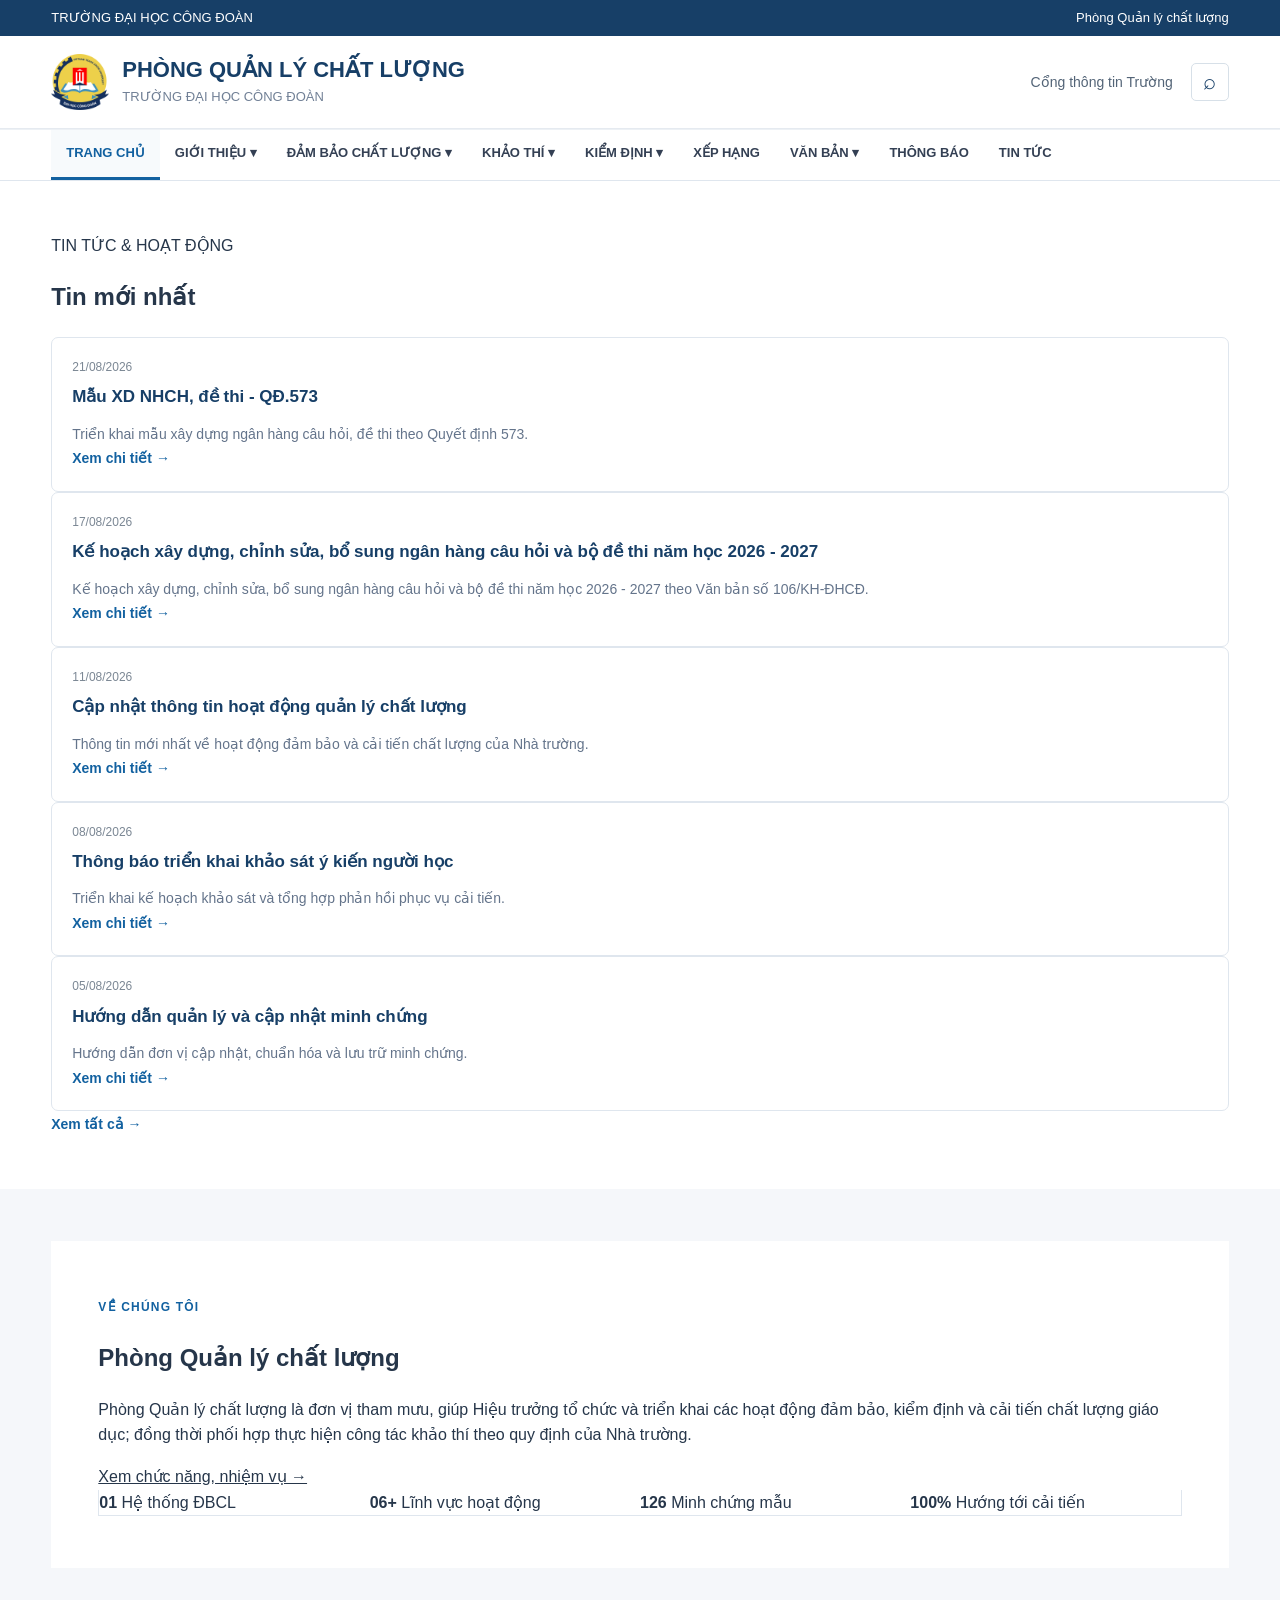
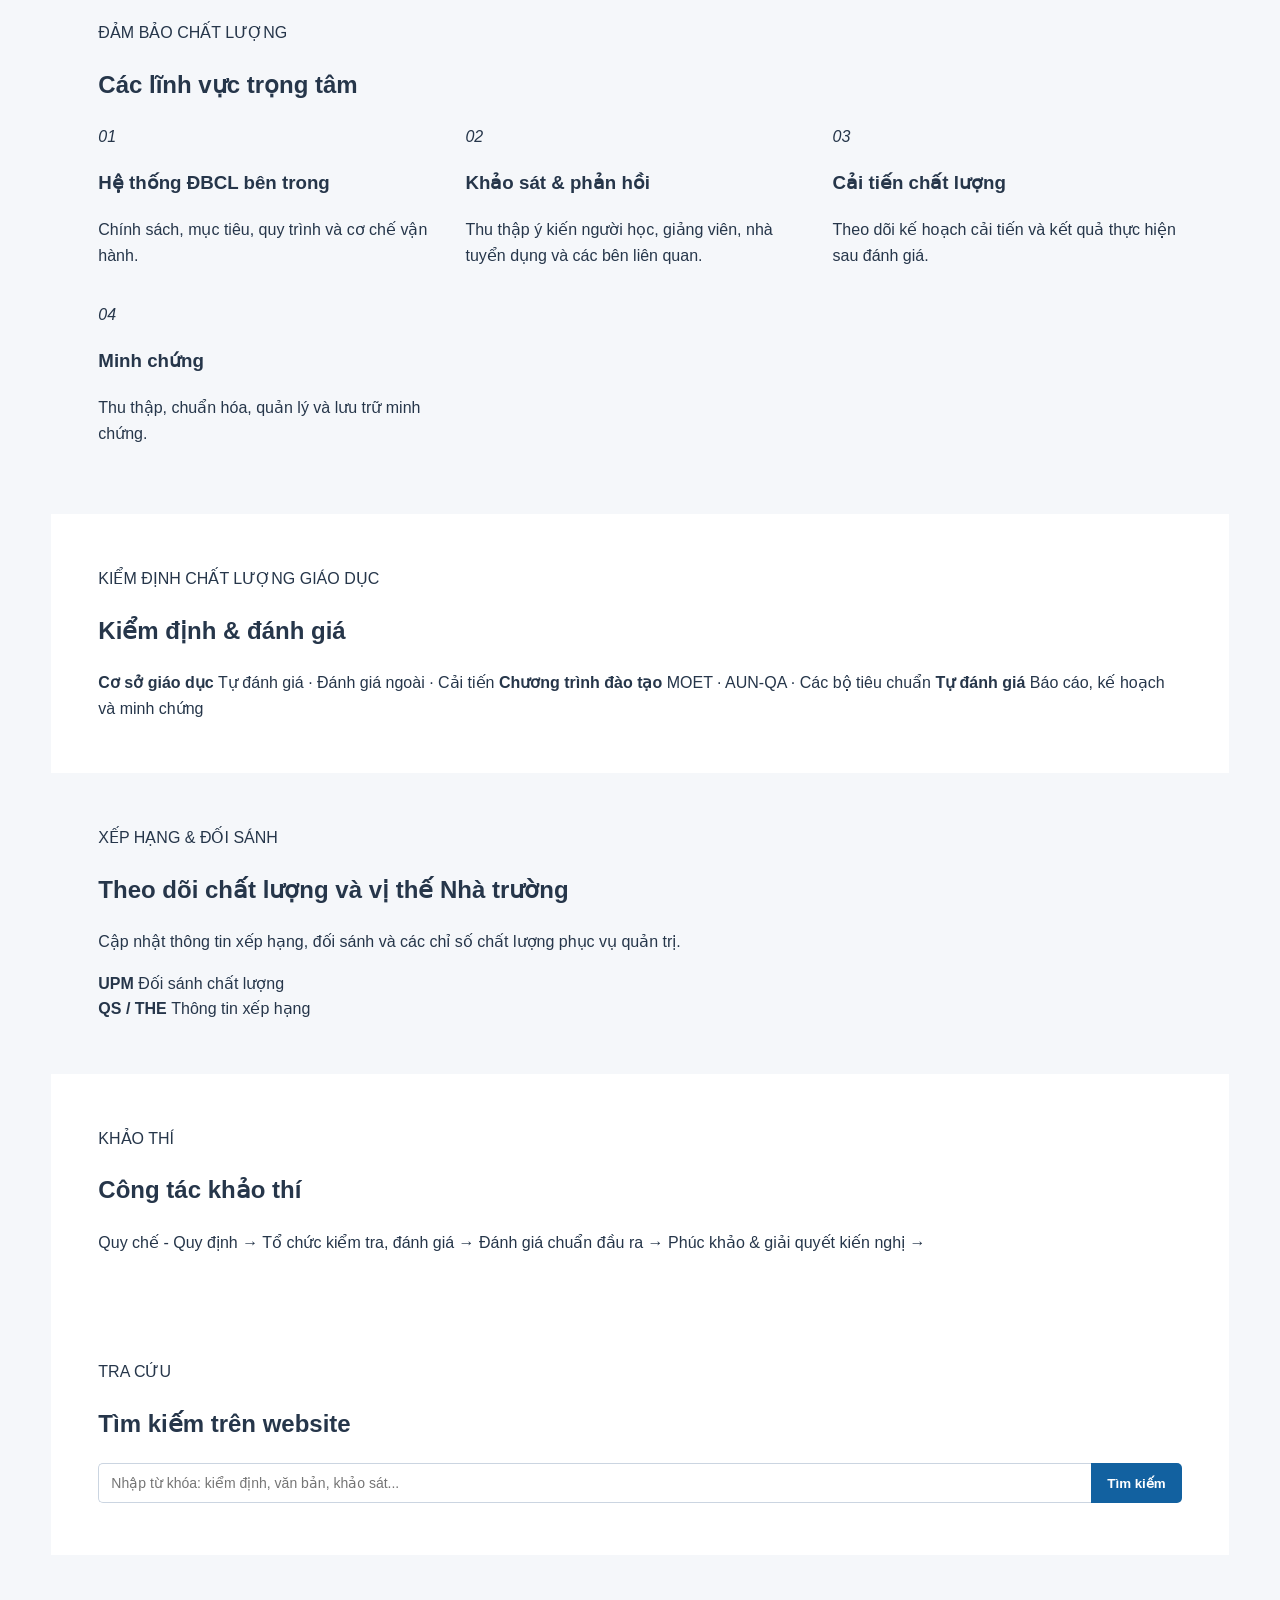
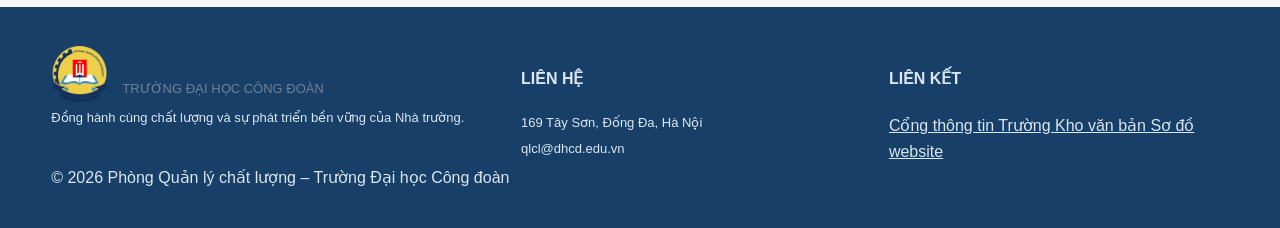
<file: index.html>
<!DOCTYPE html>
<html lang="vi">
<head>
<meta charset="UTF-8">
<meta name="viewport" content="width=device-width,initial-scale=1.0">

<title>Phòng Quản lý chất lượng - Trường Đại học Công đoàn</title>

<link rel="stylesheet" href="style.css">
</head>

<body>

<!-- TOP BAR -->
<div class="topbar">
    <div class="container topbar-inner">
        <span>TRƯỜNG ĐẠI HỌC CÔNG ĐOÀN</span>
        <span>Phòng Quản lý chất lượng</span>
    </div>
</div>


<!-- HEADER -->
<header class="site-header">

    <div class="container header-inner">

        <a class="brand" href="index.html">

            <img
                class="brand-logo"
                src="assets/logo-truong-dai-hoc-cong-doan.webp"
                alt="Logo Trường Đại học Công đoàn"
            >

            <div class="brand-text">
                <strong>PHÒNG QUẢN LÝ CHẤT LƯỢNG</strong>
                <small>TRƯỜNG ĐẠI HỌC CÔNG ĐOÀN</small>
            </div>

        </a>

        <div class="header-tools">

            <a href="https://dhcd.edu.vn">
                Cổng thông tin Trường
            </a>

            <button id="searchBtn" aria-label="Tìm kiếm">
                ⌕
            </button>

        </div>

    </div>

</header>


<!-- MENU -->
<nav class="main-nav">

    <div class="container nav-inner">

        <a class="active" href="index.html">
            TRANG CHỦ
        </a>


        <div class="dropdown">

            <a>
                GIỚI THIỆU ▾
            </a>

            <div class="dropdown-menu">

                <a href="#gioi-thieu">
                    Giới thiệu chung
                </a>

                <a href="#gioi-thieu">
                    Chức năng, nhiệm vụ
                </a>

                <a href="#gioi-thieu">
                    Cơ cấu tổ chức
                </a>

            </div>

        </div>


        <div class="dropdown">

            <a>
                ĐẢM BẢO CHẤT LƯỢNG ▾
            </a>

            <div class="dropdown-menu">

                <a href="#dbcl">
                    Hệ thống ĐBCL bên trong
                </a>

                <a href="#dbcl">
                    Chính sách chất lượng
                </a>

                <a href="#dbcl">
                    Khảo sát
                </a>

                <a href="#dbcl">
                    Cải tiến chất lượng
                </a>

            </div>

        </div>


        <div class="dropdown">

            <a>
                KHẢO THÍ ▾
            </a>

            <div class="dropdown-menu">

                <a href="#khaothi">
                    Quy chế - Quy định
                </a>

                <a href="#khaothi">
                    Tổ chức thi
                </a>

                <a href="#khaothi">
                    Phúc khảo
                </a>

            </div>

        </div>


        <div class="dropdown">

            <a>
                KIỂM ĐỊNH ▾
            </a>

            <div class="dropdown-menu">

                <a href="#kiem-dinh">
                    Kiểm định cơ sở giáo dục
                </a>

                <a href="#kiem-dinh">
                    Kiểm định CTĐT
                </a>

                <a href="#kiem-dinh">
                    Tự đánh giá
                </a>

                <a href="#kiem-dinh">
                    Đánh giá ngoài
                </a>

            </div>

        </div>


        <a href="#xep-hang">
            XẾP HẠNG
        </a>


        <div class="dropdown">

            <a>
                VĂN BẢN ▾
            </a>

            <div class="dropdown-menu">

                <a href="van-ban.html">
                    Văn bản pháp luật
                </a>

                <a href="van-ban.html">
                    Quy định - Quy trình
                </a>

                <a href="van-ban.html">
                    Biểu mẫu - Hướng dẫn
                </a>

            </div>

        </div>


        <a href="#thong-bao">
            THÔNG BÁO
        </a>


        <a href="#tin-tuc">
            TIN TỨC
        </a>

    </div>

</nav>


<!-- HERO -->

<main>
<!-- TIN TỨC -->
<section id="tin-tuc" class="section">

    <div class="container">

        <div class="section-title">

            <div>

                <span>
                    TIN TỨC & HOẠT ĐỘNG
                </span>

                <h2>
                    Tin mới nhất
                </h2>

            </div>
        </div>


        <div class="news-grid" id="newsList"></div>
<a class="view-all" href="#">
    Xem tất cả →
</a>
    </div>

</section>


<!-- THÔNG BÁO -->
<section id="thong-bao" class="section alt">

    <div class="container two-col">

        <div>

            <div class="section-title compact">

                <div>
<!-- GIỚI THIỆU -->
<section id="gioi-thieu" class="section">

    <div class="container intro">

        <div>

            <span class="eyebrow">
                VỀ CHÚNG TÔI
            </span>

            <h2>
                Phòng Quản lý chất lượng
            </h2>

            <p>
                Phòng Quản lý chất lượng là đơn vị tham mưu,
                giúp Hiệu trưởng tổ chức và triển khai các hoạt động
                đảm bảo, kiểm định và cải tiến chất lượng giáo dục;
                đồng thời phối hợp thực hiện công tác khảo thí
                theo quy định của Nhà trường.
            </p>

            <a class="text-link" href="#">
                Xem chức năng, nhiệm vụ →
            </a>

        </div>


        <div class="stats">

            <div>
                <strong>01</strong>
                <span>Hệ thống ĐBCL</span>
            </div>

            <div>
                <strong>06+</strong>
                <span>Lĩnh vực hoạt động</span>
            </div>

            <div>
                <strong>126</strong>
                <span>Minh chứng mẫu</span>
            </div>

            <div>
                <strong>100%</strong>
                <span>Hướng tới cải tiến</span>
            </div>

        </div>

    </div>

</section>


<!-- ĐẢM BẢO CHẤT LƯỢNG -->
<section id="dbcl" class="section alt">

    <div class="container">

        <div class="section-title">

            <div>

                <span>
                    ĐẢM BẢO CHẤT LƯỢNG
                </span>

                <h2>
                    Các lĩnh vực trọng tâm
                </h2>

            </div>

        </div>


        <div class="cards">

            <article>

                <i>01</i>

                <h3>
                    Hệ thống ĐBCL bên trong
                </h3>

                <p>
                    Chính sách, mục tiêu, quy trình
                    và cơ chế vận hành.
                </p>

            </article>


            <article>

                <i>02</i>

                <h3>
                    Khảo sát & phản hồi
                </h3>

                <p>
                    Thu thập ý kiến người học,
                    giảng viên, nhà tuyển dụng
                    và các bên liên quan.
                </p>

            </article>


            <article>

                <i>03</i>

                <h3>
                    Cải tiến chất lượng
                </h3>

                <p>
                    Theo dõi kế hoạch cải tiến
                    và kết quả thực hiện sau đánh giá.
                </p>

            </article>


            <article>

                <i>04</i>

                <h3>
                    Minh chứng
                </h3>

                <p>
                    Thu thập, chuẩn hóa, quản lý
                    và lưu trữ minh chứng.
                </p>

            </article>

        </div>

    </div>

</section>


<!-- KIỂM ĐỊNH -->
<section id="kiem-dinh" class="section">

    <div class="container">

        <div class="section-title">

            <div>

                <span>
                    KIỂM ĐỊNH CHẤT LƯỢNG GIÁO DỤC
                </span>

                <h2>
                    Kiểm định & đánh giá
                </h2>

            </div>

        </div>


        <div class="accredit">

            <a>

                <b>
                    Cơ sở giáo dục
                </b>

                <span>
                    Tự đánh giá · Đánh giá ngoài · Cải tiến
                </span>

            </a>


            <a>

                <b>
                    Chương trình đào tạo
                </b>

                <span>
                    MOET · AUN-QA · Các bộ tiêu chuẩn
                </span>

            </a>


            <a>

                <b>
                    Tự đánh giá
                </b>

                <span>
                    Báo cáo, kế hoạch và minh chứng
                </span>

            </a>

        </div>

    </div>

</section>


<!-- XẾP HẠNG -->
<section id="xep-hang" class="section alt">

    <div class="container ranking">

        <div>

            <span>
                XẾP HẠNG & ĐỐI SÁNH
            </span>

            <h2>
                Theo dõi chất lượng và vị thế Nhà trường
            </h2>

            <p>
                Cập nhật thông tin xếp hạng, đối sánh
                và các chỉ số chất lượng phục vụ quản trị.
            </p>

        </div>


        <div class="rank-box">

            <strong>
                UPM
            </strong>

            <span>
                Đối sánh chất lượng
            </span>

        </div>


        <div class="rank-box">

            <strong>
                QS / THE
            </strong>

            <span>
                Thông tin xếp hạng
            </span>

        </div>

    </div>

</section>


<!-- KHẢO THÍ -->
<section id="khaothi" class="section">

    <div class="container">

        <div class="section-title">

            <div>

                <span>
                    KHẢO THÍ
                </span>

                <h2>
                    Công tác khảo thí
                </h2>

            </div>

        </div>


        <div class="exam-grid">

            <a>
                Quy chế - Quy định
                <b>→</b>
            </a>

            <a>
                Tổ chức kiểm tra, đánh giá
                <b>→</b>
            </a>

            <a>
                Đánh giá chuẩn đầu ra
                <b>→</b>
            </a>

            <a>
                Phúc khảo & giải quyết kiến nghị
                <b>→</b>
            </a>

        </div>

    </div>

</section>


<!-- TÌM KIẾM -->
<section class="section search-area">

    <div class="container">

        <div class="section-title">

            <div>

                <span>
                    TRA CỨU
                </span>

                <h2>
                    Tìm kiếm trên website
                </h2>

            </div>

        </div>


        <div class="search-box">

            <input
                id="searchInput"
                placeholder="Nhập từ khóa: kiểm định, văn bản, khảo sát..."
            >

            <button id="doSearch">
                Tìm kiếm
            </button>

        </div>


        <div id="searchResults"></div>

    </div>

</section>


</main>


<!-- FOOTER -->
<footer>

    <div class="container footer-grid">

        <div>

            <div class="brand footer-brand">

                <img
                    class="brand-logo"
                    src="assets/logo-truong-dai-hoc-cong-doan.webp"
                    alt="Logo Trường Đại học Công đoàn"
                >

                <div class="brand-text">

                    <strong>
                        PHÒNG QUẢN LÝ CHẤT LƯỢNG
                    </strong>

                    <small>
                        TRƯỜNG ĐẠI HỌC CÔNG ĐOÀN
                    </small>

                </div>

            </div>

            <p>
                Đồng hành cùng chất lượng và sự phát triển
                bền vững của Nhà trường.
            </p>

        </div>


        <div>

            <h4>
                LIÊN HỆ
            </h4>

            <p>
                169 Tây Sơn, Đống Đa, Hà Nội
            </p>

            <p>
                qlcl@dhcd.edu.vn
            </p>

        </div>


        <div>

            <h4>
                LIÊN KẾT
            </h4>

            <a href="https://dhcd.edu.vn">
                Cổng thông tin Trường
            </a>

            <a href="van-ban.html">
                Kho văn bản
            </a>

            <a href="#">
                Sơ đồ website
            </a>

        </div>

    </div>


    <div class="copyright">

        <div class="container">

            © 2026 Phòng Quản lý chất lượng –
            Trường Đại học Công đoàn

        </div>

    </div>

</footer>


<script src="script.js"></script>

</body>
</html>
</file>
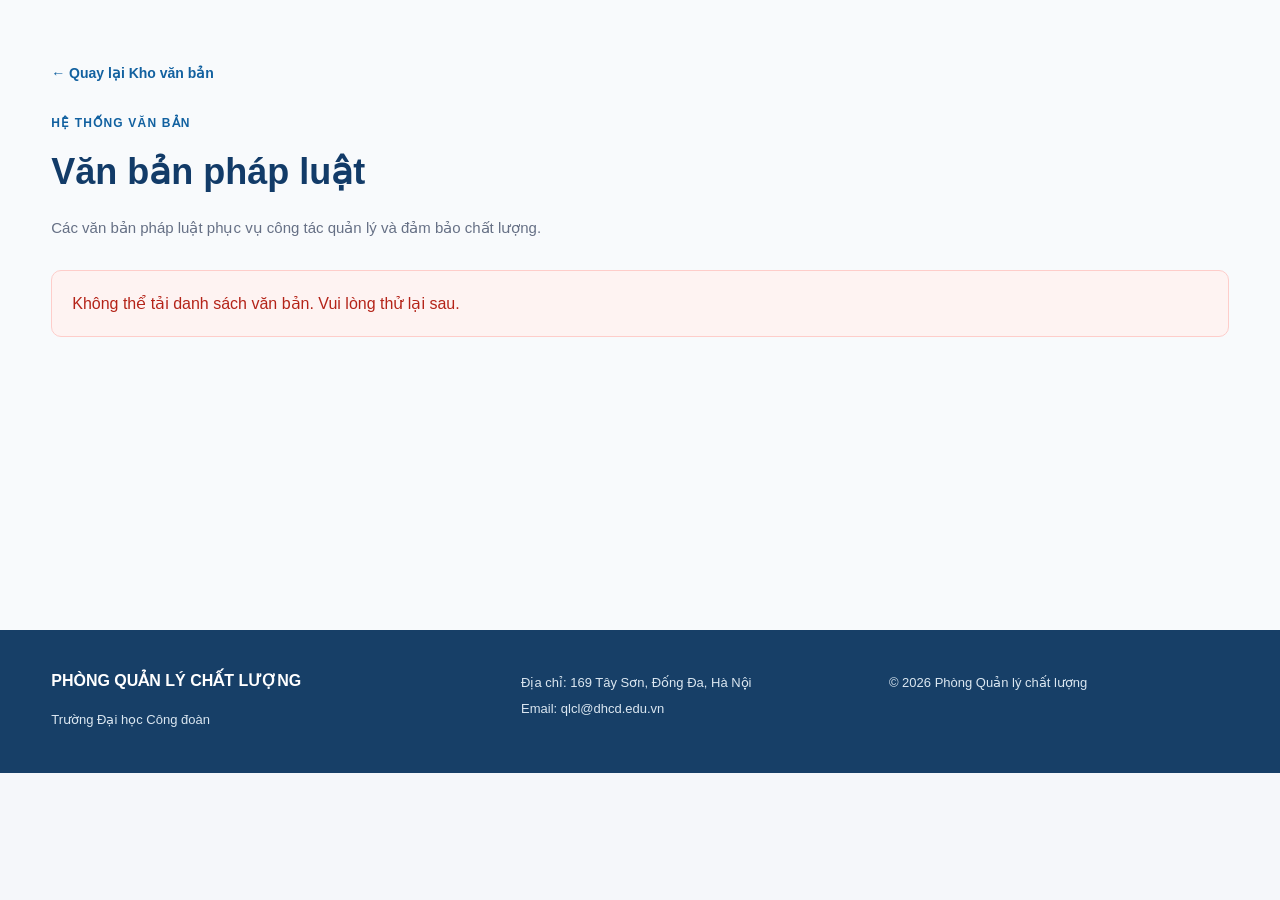
<file: phap-luat.html>
<!DOCTYPE html>
<html lang="vi">
<head>
  <meta charset="UTF-8">
  <meta name="viewport" content="width=device-width, initial-scale=1.0">

  <title>Văn bản pháp luật - Phòng Quản lý chất lượng</title>

  <link rel="stylesheet" href="style.css">

  <style>
    .document-page {
      padding: 60px 0 80px;
      background: #f8fafc;
      min-height: 70vh;
    }

    .document-header {
      margin-bottom: 30px;
    }

    .document-header h1 {
      color: #123b68;
      font-size: 36px;
      font-weight: 700;
      margin: 8px 0;
    }

    .document-header p {
      color: #667085;
      font-size: 15px;
    }

    .document-list {
      display: grid;
      gap: 12px;
    }

    .document-item {
      display: flex;
      align-items: center;
      justify-content: space-between;
      gap: 20px;
      padding: 20px;
      background: #fff;
      border: 1px solid #e4e7ec;
      border-radius: 10px;
    }

    .document-name {
      color: #123b68;
      font-size: 16px;
      font-weight: 600;
    }

    .document-info {
      color: #667085;
      font-size: 13px;
      margin-top: 4px;
    }

    .document-link {
      background: #1261a0;
      color: #fff;
      padding: 9px 15px;
      border-radius: 6px;
      text-decoration: none;
      font-size: 13px;
      font-weight: 600;
      white-space: nowrap;
    }

    .document-link:hover {
      opacity: 0.9;
    }

    .back-link {
      display: inline-block;
      margin-bottom: 25px;
      color: #1261a0;
      text-decoration: none;
      font-weight: 600;
      font-size: 14px;
    }

    .back-link:hover {
      text-decoration: underline;
    }

    .loading {
      padding: 30px;
      text-align: center;
      color: #667085;
      background: #fff;
      border: 1px solid #e4e7ec;
      border-radius: 10px;
    }

    .empty {
      padding: 30px;
      text-align: center;
      color: #667085;
      background: #fff;
      border: 1px solid #e4e7ec;
      border-radius: 10px;
    }

    .error {
      padding: 20px;
      color: #b42318;
      background: #fef3f2;
      border: 1px solid #fecdca;
      border-radius: 10px;
    }

    @media (max-width: 600px) {

      .document-header h1 {
        font-size: 30px;
      }

      .document-item {
        display: block;
      }

      .document-link {
        display: inline-block;
        margin-top: 12px;
      }
    }
  </style>
</head>

<body>
<main>

  <section class="document-page">

    <div class="container">

      <a href="van-ban.html" class="back-link">
        ← Quay lại Kho văn bản
      </a>

      <div class="document-header">

        <span class="eyebrow">
          HỆ THỐNG VĂN BẢN
        </span>

        <h1>
          Văn bản pháp luật
        </h1>

        <p>
          Các văn bản pháp luật phục vụ công tác quản lý và đảm bảo chất lượng.
        </p>

      </div>


      <div id="documentList" class="document-list">

        <div class="loading">
          Đang tải danh sách văn bản...
        </div>

      </div>

    </div>

  </section>

</main>


<footer>

  <div class="container footer-grid">

    <div>
      <h3>
        PHÒNG QUẢN LÝ CHẤT LƯỢNG
      </h3>

      <p>
        Trường Đại học Công đoàn
      </p>
    </div>

    <div>

      <p>
        Địa chỉ: 169 Tây Sơn, Đống Đa, Hà Nội
      </p>

      <p>
        Email: qlcl@dhcd.edu.vn
      </p>

    </div>

    <div>

      <p>
        © 2026 Phòng Quản lý chất lượng
      </p>

    </div>

  </div>

</footer>


<script>

const owner = "pqlcl-dhcd";
const repo = "pqlcl-dhcd.github.io";
const folder = "documents/phap-luat";

const list = document.getElementById("documentList");

async function loadDocuments() {

  try {

    const apiUrl =
      `https://api.github.com/repos/${owner}/${repo}/contents/${folder}`;

    const response = await fetch(apiUrl);

    if (!response.ok) {
      throw new Error("Không thể đọc thư mục văn bản.");
    }

    const files = await response.json();

    const pdfFiles = files.filter(
      file =>
        file.type === "file" &&
        file.name.toLowerCase().endsWith(".pdf")
    );

    if (pdfFiles.length === 0) {

      list.innerHTML = `
        <div class="empty">
          Chưa có văn bản pháp luật nào.
        </div>
      `;

      return;
    }

    pdfFiles.sort((a, b) =>
      a.name.localeCompare(b.name, "vi")
    );

    list.innerHTML = pdfFiles.map(file => {

      const displayName =
        file.name
          .replace(/\.pdf$/i, "")
          .replace(/[-_]+/g, " ");

      const fileUrl =
        `documents/phap-luat/${encodeURIComponent(file.name)}`;

      return `
        <div class="document-item">

          <div>

            <div class="document-name">
              📄 ${displayName}
            </div>

            <div class="document-info">
              Văn bản pháp luật · PDF
            </div>

          </div>

          <a
            class="document-link"
            href="${fileUrl}"
            target="_blank"
            rel="noopener"
          >
            Xem PDF
          </a>

        </div>
      `;

    }).join("");

  } catch (error) {

    list.innerHTML = `
      <div class="error">
        Không thể tải danh sách văn bản.
        Vui lòng thử lại sau.
      </div>
    `;

    console.error(error);

  }

}

loadDocuments();

</script>

</body>
</html>
</file>
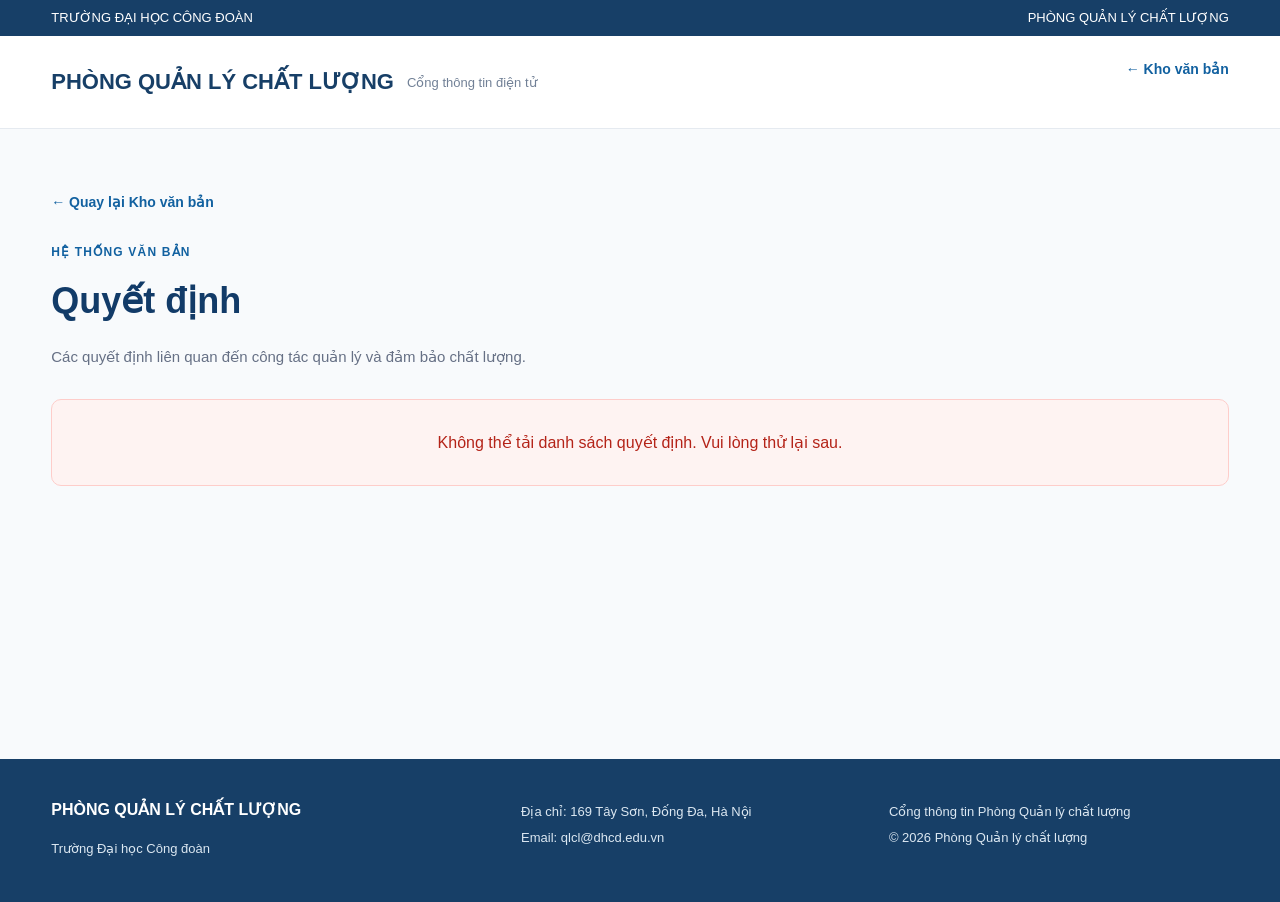
<file: quyet-dinh.html>
<!DOCTYPE html>
<html lang="vi">
<head>
  <meta charset="UTF-8">
  <meta name="viewport" content="width=device-width, initial-scale=1.0">

  <title>Quyết định - Phòng Quản lý chất lượng</title>

  <link rel="stylesheet" href="style.css">

  <style>
    .document-page {
      padding: 60px 0 80px;
      background: #f8fafc;
      min-height: 70vh;
    }

    .document-header {
      margin-bottom: 30px;
    }

    .document-header h1 {
      color: #123b68;
      font-size: 36px;
      font-weight: 700;
      margin: 8px 0;
    }

    .document-header p {
      color: #667085;
      font-size: 15px;
    }

    .document-list {
      display: grid;
      gap: 12px;
    }

    .document-item {
      display: flex;
      align-items: center;
      justify-content: space-between;
      gap: 20px;
      padding: 20px;
      background: #fff;
      border: 1px solid #e4e7ec;
      border-radius: 10px;
    }

    .document-name {
      color: #123b68;
      font-size: 16px;
      font-weight: 600;
    }

    .document-info {
      color: #667085;
      font-size: 13px;
      margin-top: 4px;
    }

    .document-link {
      background: #1261a0;
      color: #fff;
      padding: 9px 15px;
      border-radius: 6px;
      text-decoration: none;
      font-size: 13px;
      font-weight: 600;
      white-space: nowrap;
    }

    .document-link:hover {
      opacity: 0.9;
    }

    .back-link {
      display: inline-block;
      margin-bottom: 25px;
      color: #1261a0;
      text-decoration: none;
      font-weight: 600;
      font-size: 14px;
    }

    .back-link:hover {
      text-decoration: underline;
    }

    .loading,
    .empty,
    .error {
      padding: 30px;
      text-align: center;
      background: #fff;
      border: 1px solid #e4e7ec;
      border-radius: 10px;
    }

    .loading,
    .empty {
      color: #667085;
    }

    .error {
      color: #b42318;
      background: #fef3f2;
      border-color: #fecdca;
    }

    @media (max-width: 600px) {

      .document-header h1 {
        font-size: 30px;
      }

      .document-item {
        display: block;
      }

      .document-link {
        display: inline-block;
        margin-top: 12px;
      }

    }
  </style>
</head>

<body>

<header class="site-header">

  <div class="topbar">
    <div class="container topbar-inner">
      <span>TRƯỜNG ĐẠI HỌC CÔNG ĐOÀN</span>
      <span>PHÒNG QUẢN LÝ CHẤT LƯỢNG</span>
    </div>
  </div>

  <div class="container header-main">

    <div class="brand">

      <div class="brand-title">
        PHÒNG QUẢN LÝ CHẤT LƯỢNG
      </div>

      <div class="brand-subtitle">
        Cổng thông tin điện tử
      </div>

    </div>

    <a href="van-ban.html" class="back-link">
      ← Kho văn bản
    </a>

  </div>

</header>


<main>

  <section class="document-page">

    <div class="container">

      <a href="van-ban.html" class="back-link">
        ← Quay lại Kho văn bản
      </a>


      <div class="document-header">

        <span class="eyebrow">
          HỆ THỐNG VĂN BẢN
        </span>

        <h1>
          Quyết định
        </h1>

        <p>
          Các quyết định liên quan đến công tác quản lý và đảm bảo chất lượng.
        </p>

      </div>


      <div id="documentList" class="document-list">

        <div class="loading">
          Đang tải danh sách quyết định...
        </div>

      </div>

    </div>

  </section>

</main>


<footer>

  <div class="container footer-grid">

    <div>

      <h3>
        PHÒNG QUẢN LÝ CHẤT LƯỢNG
      </h3>

      <p>
        Trường Đại học Công đoàn
      </p>

    </div>


    <div>

      <p>
        Địa chỉ: 169 Tây Sơn, Đống Đa, Hà Nội
      </p>

      <p>
        Email: qlcl@dhcd.edu.vn
      </p>

    </div>


    <div>

      <p>
        Cổng thông tin Phòng Quản lý chất lượng
      </p>

      <p>
        © 2026 Phòng Quản lý chất lượng
      </p>

    </div>

  </div>

</footer>


<script>

const owner = "pqlcl-dhcd";
const repo = "pqlcl-dhcd.github.io";
const folder = "documents/quyet-dinh";

const list = document.getElementById("documentList");


async function loadDocuments() {

  try {

    const apiUrl =
      `https://api.github.com/repos/${owner}/${repo}/contents/${folder}`;

    const response = await fetch(apiUrl);

    if (!response.ok) {
      throw new Error("Không thể đọc thư mục quyết định.");
    }

    const files = await response.json();


    const pdfFiles = files.filter(file =>
      file.type === "file" &&
      file.name.toLowerCase().endsWith(".pdf")
    );


    if (pdfFiles.length === 0) {

      list.innerHTML = `
        <div class="empty">
          Chưa có quyết định nào.
        </div>
      `;

      return;
    }


    pdfFiles.sort((a, b) =>
      a.name.localeCompare(b.name, "vi")
    );


    list.innerHTML = pdfFiles.map(file => {

      const displayName =
        file.name
          .replace(/\.pdf$/i, "")
          .replace(/[-_]+/g, " ");


      const fileUrl =
        `documents/quyet-dinh/${encodeURIComponent(file.name)}`;


      return `

        <div class="document-item">

          <div>

            <div class="document-name">
              📄 ${displayName}
            </div>

            <div class="document-info">
              Quyết định · PDF
            </div>

          </div>


          <a
            class="document-link"
            href="${fileUrl}"
            target="_blank"
            rel="noopener"
          >
            Xem PDF
          </a>

        </div>

      `;

    }).join("");


  } catch (error) {

    list.innerHTML = `
      <div class="error">
        Không thể tải danh sách quyết định.
        Vui lòng thử lại sau.
      </div>
    `;

    console.error(error);

  }

}


loadDocuments();

</script>

</body>
</html>
</file>
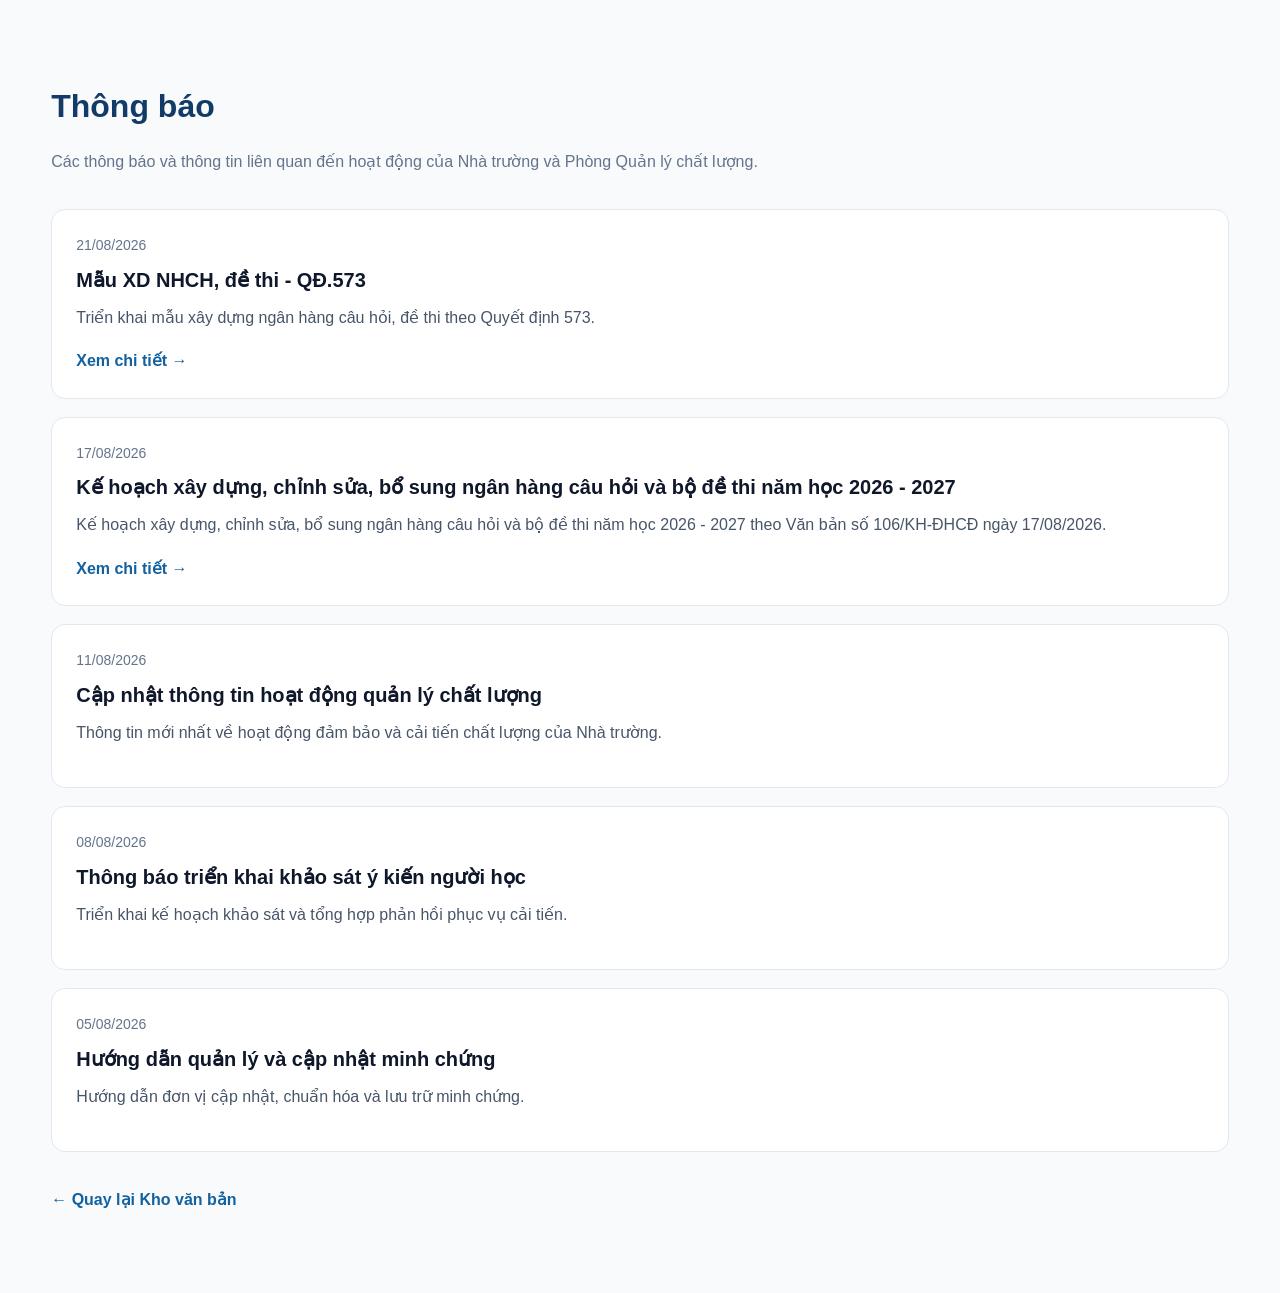
<file: thong-bao.html>
<!DOCTYPE html>
<html lang="vi">

<head>

    <meta charset="UTF-8">

    <meta
        name="viewport"
        content="width=device-width, initial-scale=1.0"
    >

    <title>
        Thông báo - Phòng Quản lý chất lượng
    </title>

    <link rel="stylesheet" href="style.css">


    <style>

        .document-page {
            padding: 60px 0 80px;
            background: #f8fafc;
            min-height: calc(100vh - 200px);
        }


        .document-header {
            margin-bottom: 35px;
        }


        .document-header h1 {
            margin-bottom: 10px;
            color: #123b68;
        }


        .document-header p {
            color: #64748b;
        }


        .notice-list {
            display: grid;
            gap: 18px;
        }


        .notice-card {
            background: #fff;
            border: 1px solid #e2e8f0;
            border-radius: 14px;
            padding: 24px;
            transition: 0.2s ease;
        }


        .notice-card:hover {
            transform: translateY(-2px);
            box-shadow: 0 8px 25px rgba(15, 23, 42, 0.08);
        }


        .notice-date {
            font-size: 14px;
            color: #64748b;
            margin-bottom: 8px;
        }


        .notice-card h3 {
            margin: 0 0 10px;
            font-size: 20px;
            color: #0f172a;
            line-height: 1.5;
        }


        .notice-card p {
            margin: 0 0 18px;
            color: #475569;
            line-height: 1.6;
        }


        .notice-link {
            display: inline-block;
            text-decoration: none;
            font-weight: 600;
            color: #1261a0;
        }


        .notice-link:hover {
            text-decoration: underline;
        }


        .back-home {
            display: inline-block;
            margin-top: 35px;
            color: #1261a0;
            text-decoration: none;
            font-weight: 600;
        }


        .back-home:hover {
            text-decoration: underline;
        }


        @media (max-width: 600px) {

            .document-page {
                padding: 40px 0 60px;
            }


            .notice-card {
                padding: 20px;
            }


            .notice-card h3 {
                font-size: 18px;
            }

        }

    </style>

</head>


<body>


<main class="document-page">

    <div class="container">


        <!-- TIÊU ĐỀ -->

        <div class="document-header">

            <h1>
                Thông báo
            </h1>

            <p>
                Các thông báo và thông tin liên quan đến hoạt động
                của Nhà trường và Phòng Quản lý chất lượng.
            </p>

        </div>



        <div class="notice-list">


            <!-- ================================================= -->
            <!-- THÔNG BÁO 21/08/2026 -->
            <!-- ================================================= -->

            <article class="notice-card">

                <div class="notice-date">
                    21/08/2026
                </div>


                <h3>
                    Mẫu XD NHCH, đề thi - QĐ.573
                </h3>


                <p>
                    Triển khai mẫu xây dựng ngân hàng câu hỏi,
                    đề thi theo Quyết định 573.
                </p>


                <a
                    class="notice-link"
                    href="documents/tin%20t%E1%BB%A9c/mau-xd-nhch-de-thi-qd-573.html"
                >
                    Xem chi tiết →
                </a>

            </article>



            <!-- ================================================= -->
            <!-- THÔNG BÁO 17/08/2026 -->
            <!-- ================================================= -->

            <article class="notice-card">

                <div class="notice-date">
                    17/08/2026
                </div>


                <h3>
                    Kế hoạch xây dựng, chỉnh sửa, bổ sung ngân hàng câu hỏi
                    và bộ đề thi năm học 2026 - 2027
                </h3>


                <p>
                    Kế hoạch xây dựng, chỉnh sửa, bổ sung ngân hàng câu hỏi
                    và bộ đề thi năm học 2026 - 2027 theo Văn bản số
                    106/KH-ĐHCĐ ngày 17/08/2026.
                </p>


                <a
                    class="notice-link"
                    href="documents/tin%20t%E1%BB%A9c/ke-hoach-xay-dung-chinh-sua-bo-sung-nhch-bo-de-thi-2026-2027.html"
                >
                    Xem chi tiết →
                </a>

            </article>



            <!-- ================================================= -->
            <!-- THÔNG BÁO 11/08/2026 -->
            <!-- ================================================= -->

            <article class="notice-card">

                <div class="notice-date">
                    11/08/2026
                </div>


                <h3>
                    Cập nhật thông tin hoạt động quản lý chất lượng
                </h3>


                <p>
                    Thông tin mới nhất về hoạt động đảm bảo và
                    cải tiến chất lượng của Nhà trường.
                </p>

            </article>



            <!-- ================================================= -->
            <!-- THÔNG BÁO 08/08/2026 -->
            <!-- ================================================= -->

            <article class="notice-card">

                <div class="notice-date">
                    08/08/2026
                </div>


                <h3>
                    Thông báo triển khai khảo sát ý kiến người học
                </h3>


                <p>
                    Triển khai kế hoạch khảo sát và tổng hợp
                    phản hồi phục vụ cải tiến.
                </p>

            </article>



            <!-- ================================================= -->
            <!-- THÔNG BÁO 05/08/2026 -->
            <!-- ================================================= -->

            <article class="notice-card">

                <div class="notice-date">
                    05/08/2026
                </div>


                <h3>
                    Hướng dẫn quản lý và cập nhật minh chứng
                </h3>


                <p>
                    Hướng dẫn đơn vị cập nhật, chuẩn hóa và
                    lưu trữ minh chứng.
                </p>

            </article>


        </div>


        <!-- QUAY LẠI KHO VĂN BẢN -->

        <a
            href="van-ban.html"
            class="back-home"
        >
            ← Quay lại Kho văn bản
        </a>


    </div>

</main>


</body>

</html>
</file>
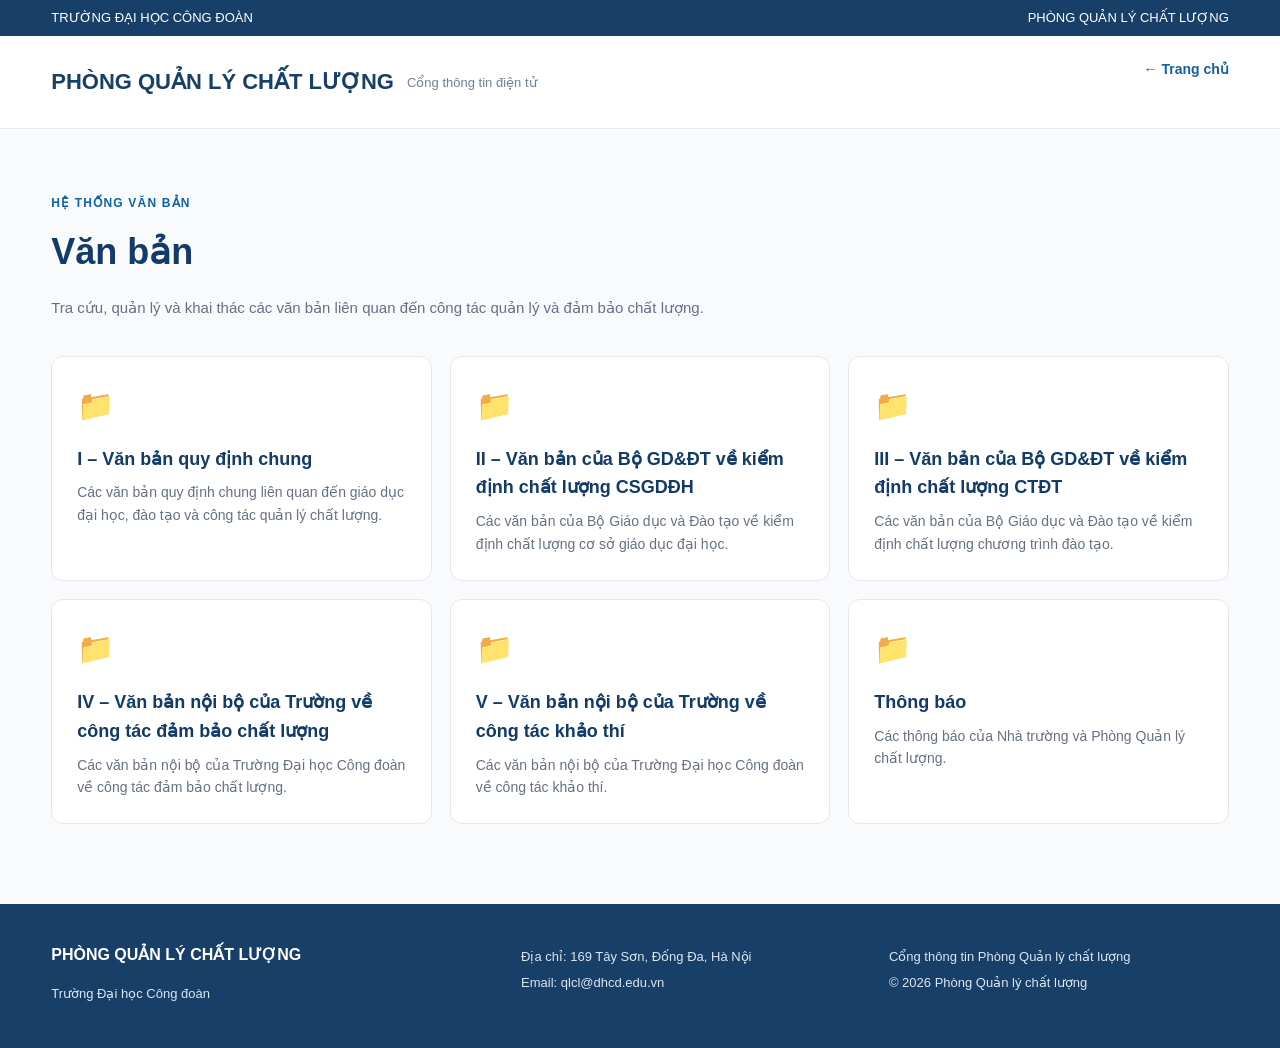
<file: van-ban.html>
<!DOCTYPE html>
<html lang="vi">

<head>
    <meta charset="UTF-8">
    <meta name="viewport" content="width=device-width, initial-scale=1.0">

    <title>Văn bản - Phòng Quản lý chất lượng</title>

    <link rel="stylesheet" href="style.css">

    <style>
        .document-page {
            padding: 60px 0 80px;
            background: #f8fafc;
            min-height: 70vh;
        }

        .document-header {
            margin-bottom: 35px;
        }

        .document-header h1 {
            margin: 8px 0 10px;
            color: #123b68;
            font-size: 36px;
            font-weight: 700;
        }

        .document-header p {
            color: #667085;
            font-size: 15px;
            line-height: 1.7;
        }

        .document-grid {
            display: grid;
            grid-template-columns: repeat(3, 1fr);
            gap: 18px;
        }

        .document-category {
            display: block;
            padding: 25px;
            background: #fff;
            border: 1px solid #e4e7ec;
            border-radius: 12px;
            text-decoration: none;
            transition: 0.2s ease;
        }

        .document-category:hover {
            transform: translateY(-3px);
            border-color: #b9d2e8;
            box-shadow: 0 8px 25px rgba(16, 24, 40, 0.08);
        }

        .document-icon {
            font-size: 30px;
            margin-bottom: 15px;
        }

        .document-category h2 {
            margin: 0 0 8px;
            color: #123b68;
            font-size: 18px;
            font-weight: 600;
        }

        .document-category p {
            margin: 0;
            color: #667085;
            font-size: 14px;
            line-height: 1.6;
        }

        .back-home {
            display: inline-block;
            margin-bottom: 25px;
            color: #1261a0;
            text-decoration: none;
            font-size: 14px;
            font-weight: 600;
        }

        .back-home:hover {
            text-decoration: underline;
        }

        @media (max-width: 850px) {
            .document-grid {
                grid-template-columns: 1fr 1fr;
            }
        }

        @media (max-width: 560px) {
            .document-grid {
                grid-template-columns: 1fr;
            }

            .document-header h1 {
                font-size: 30px;
            }
        }
    </style>
</head>


<body>

<header class="site-header">

    <div class="topbar">
        <div class="container topbar-inner">

            <span>
                TRƯỜNG ĐẠI HỌC CÔNG ĐOÀN
            </span>

            <span>
                PHÒNG QUẢN LÝ CHẤT LƯỢNG
            </span>

        </div>
    </div>


    <div class="container header-main">

        <div class="brand">

            <div class="brand-title">
                PHÒNG QUẢN LÝ CHẤT LƯỢNG
            </div>

            <div class="brand-subtitle">
                Cổng thông tin điện tử
            </div>

        </div>


        <a href="index.html" class="back-home">
            ← Trang chủ
        </a>

    </div>

</header>


<main>

    <section class="document-page">

        <div class="container">

            <div class="document-header">

                <span class="eyebrow">
                    HỆ THỐNG VĂN BẢN
                </span>

                <h1>
                    Văn bản
                </h1>

                <p>
                    Tra cứu, quản lý và khai thác các văn bản liên quan
                    đến công tác quản lý và đảm bảo chất lượng.
                </p>

            </div>


            <div class="document-grid">


                <!-- I - VĂN BẢN QUY ĐỊNH CHUNG -->

                <a
                    href="documents/I-van-ban-quy-dinh-chung.html"
                    class="document-category"
                >

                    <div class="document-icon">
                        📁
                    </div>

                    <h2>
                        I – Văn bản quy định chung
                    </h2>

                    <p>
                        Các văn bản quy định chung liên quan đến giáo dục
                        đại học, đào tạo và công tác quản lý chất lượng.
                    </p>

                </a>


                <!-- II - KIỂM ĐỊNH CHẤT LƯỢNG CSGDĐH -->

                <a
                    href="documents/II-kiem-dinh-CSGDĐH.html"
                    class="document-category"
                >

                    <div class="document-icon">
                        📁
                    </div>

                    <h2>
                        II – Văn bản của Bộ GD&ĐT về kiểm định chất lượng CSGDĐH
                    </h2>

                    <p>
                        Các văn bản của Bộ Giáo dục và Đào tạo về kiểm định
                        chất lượng cơ sở giáo dục đại học.
                    </p>

                </a>


                <!-- III - KIỂM ĐỊNH CHẤT LƯỢNG CTĐT -->

                <a
                    href="documents/III-kiem-dinh-CTDT.html"
                    class="document-category"
                >

                    <div class="document-icon">
                        📁
                    </div>

                    <h2>
                        III – Văn bản của Bộ GD&ĐT về kiểm định chất lượng CTĐT
                    </h2>

                    <p>
                        Các văn bản của Bộ Giáo dục và Đào tạo về kiểm định
                        chất lượng chương trình đào tạo.
                    </p>

                </a>


                <!-- IV - VĂN BẢN NỘI BỘ VỀ ĐẢM BẢO CHẤT LƯỢNG -->

                <a
                    href="documents/IV-noi-bo-dam-bao-chat-luong.html"
                    class="document-category"
                >

                    <div class="document-icon">
                        📁
                    </div>

                    <h2>
                        IV – Văn bản nội bộ của Trường về công tác đảm bảo chất lượng
                    </h2>

                    <p>
                        Các văn bản nội bộ của Trường Đại học Công đoàn
                        về công tác đảm bảo chất lượng.
                    </p>

                </a>


                <!-- V - VĂN BẢN NỘI BỘ VỀ CÔNG TÁC KHẢO THÍ -->

                <a
                    href="documents/V-noi-bo-khao-thi.html"
                    class="document-category"
                >

                    <div class="document-icon">
                        📁
                    </div>

                    <h2>
                        V – Văn bản nội bộ của Trường về công tác khảo thí
                    </h2>

                    <p>
                        Các văn bản nội bộ của Trường Đại học Công đoàn
                        về công tác khảo thí.
                    </p>

                </a>


                <!-- VI - THÔNG BÁO -->

                <a
                    href="documents/thong-bao.html"
                    class="document-category"
                >

                    <div class="document-icon">
                        📁
                    </div>

                    <h2>
                        Thông báo
                    </h2>

                    <p>
                        Các thông báo của Nhà trường và
                        Phòng Quản lý chất lượng.
                    </p>

                </a>


            </div>

        </div>

    </section>

</main>


<footer>

    <div class="container footer-grid">

        <div>

            <h3>
                PHÒNG QUẢN LÝ CHẤT LƯỢNG
            </h3>

            <p>
                Trường Đại học Công đoàn
            </p>

        </div>


        <div>

            <p>
                Địa chỉ: 169 Tây Sơn, Đống Đa, Hà Nội
            </p>

            <p>
                Email: qlcl@dhcd.edu.vn
            </p>

        </div>


        <div>

            <p>
                Cổng thông tin Phòng Quản lý chất lượng
            </p>

            <p>
                © 2026 Phòng Quản lý chất lượng
            </p>

        </div>

    </div>

</footer>


</body>

</html>
</file>
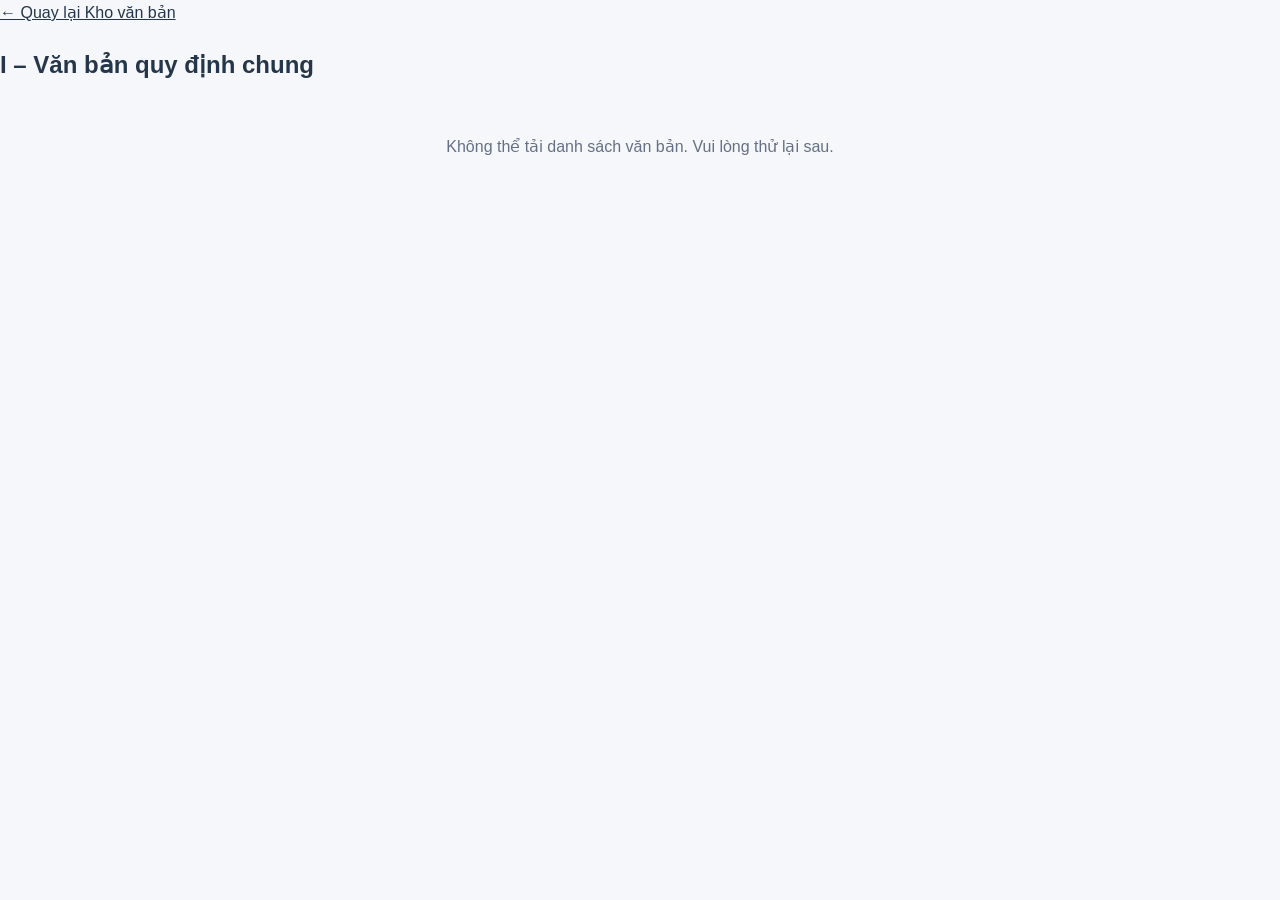
<file: documents/I-van-ban-quy-dinh-chung.html>
<!DOCTYPE html>
<html lang="vi">
<head>
    <meta charset="UTF-8">
    <meta name="viewport" content="width=device-width, initial-scale=1.0">
    <title>I – Văn bản quy định chung | Phòng Quản lý chất lượng</title>
    <link rel="stylesheet" href="../style.css">
    <style>
.document-list {
    display: flex;
    flex-direction: column;
    gap: 14px;
    margin-top: 25px;
}

.document-item {
    background: #fff;
    border: 1px solid #e4e8ef;
    border-radius: 12px;
    padding: 18px 20px;
    transition: all .2s ease;
    box-shadow: 0 2px 8px rgba(0,0,0,.04);
}

.document-item:hover {
    transform: translateY(-2px);
    box-shadow: 0 7px 20px rgba(0,0,0,.09);
    border-color: #cfd7e3;
}

.document-top {
    display: flex;
    align-items: flex-start;
    justify-content: space-between;
    gap: 15px;
}

.document-name {
    color: #17365d;
    font-size: 16px;
    font-weight: 600;
    line-height: 1.5;
    text-decoration: none;
}

.document-name:hover {
    color: #0b63ce;
}

.document-excerpt {
    margin: 8px 0 12px;
    color: #667085;
    font-size: 14px;
    line-height: 1.65;
}

.document-meta {
    display: flex;
    align-items: center;
    gap: 10px;
}

.document-type {
    display: inline-block;
    padding: 4px 9px;
    border-radius: 5px;
    background: #eef2f7;
    color: #475467;
    font-size: 11px;
    font-weight: 700;
}

.document-view {
    color: #1769aa;
    font-size: 13px;
    font-weight: 600;
    text-decoration: none;
}

.document-view:hover {
    text-decoration: underline;
}

.empty-message {
    padding: 25px;
    text-align: center;
    color: #667085;
}
</style>
</head>

<body>

<main class="page-container">
    <a href="../van-ban.html" class="back-link">
        ← Quay lại Kho văn bản
    </a>

    <section class="document-section">
        <h1>I – Văn bản quy định chung</h1>

        <div id="documentList" class="document-list">
            <div class="empty-message">Đang tải danh sách văn bản...</div>
        </div>
    </section>
</main>

<script>
const descriptions = {
    '1. QĐ Phê duyệt Khung trình độ quốc gia Việt Nam.pdf': 'Quyết định phê duyệt Khung trình độ quốc gia Việt Nam, quy định cấu trúc 8 bậc trình độ cùng yêu cầu về kiến thức, kỹ năng và mức độ tự chủ, trách nhiệm; làm cơ sở tham chiếu trong phát triển và công nhận trình độ đào tạo.',
    '2. Luật giáo dục đại học.pdf': 'Quy định những vấn đề cơ bản về tổ chức, hoạt động và quản lý giáo dục đại học; quyền và trách nhiệm của cơ sở giáo dục đại học, tự chủ đại học, đào tạo, nghiên cứu khoa học và bảo đảm chất lượng.',
    '3. QĐ Phê duyệt Chương trình Phát triển hệ thống BĐ &amp; kiểm định CLGD đối với GDĐH và CĐSP gđ 2022-2030 .pdf': 'Phê duyệt Chương trình phát triển hệ thống bảo đảm và kiểm định chất lượng giáo dục đối với giáo dục đại học và cao đẳng sư phạm giai đoạn 2022–2030, tập trung phát triển hệ thống bảo đảm chất lượng bên trong và nâng cao năng lực kiểm định.',
    '4. TT Quy định về kiểm định chất lượng cơ sở GDĐH.pdf': 'Quy định về kiểm định chất lượng cơ sở giáo dục đại học, gồm mục đích, nguyên tắc, tiêu chuẩn và quy trình kiểm định; tập trung vào quản trị, chiến lược, đội ngũ, người học, cơ sở vật chất, tài chính và hoạt động bảo đảm chất lượng.',
    '5. TT Ban hành Chuẩn cơ sở GDĐH.pdf': 'Ban hành Chuẩn cơ sở giáo dục đại học, quy định các yêu cầu và tiêu chuẩn liên quan đến tổ chức quản trị, đội ngũ, cơ sở vật chất, tài chính và các điều kiện bảo đảm chất lượng của cơ sở giáo dục đại học.',
    'Thông tư ban hành quy chế tuyển sinh và đào tạo SDH.pdf': 'Quy định về tuyển sinh và đào tạo trình độ sau đại học, bao gồm các yêu cầu về tổ chức đào tạo, quản lý người học và các điều kiện bảo đảm chất lượng trong đào tạo sau đại học.',
    'Thông tư hướng dẫn về quy chế tổ chức và hoạt động của cơ sở giáo dục đại học.pdf': 'Hướng dẫn về tổ chức và hoạt động của cơ sở giáo dục đại học, làm rõ cơ cấu tổ chức, trách nhiệm quản lý và các nguyên tắc vận hành của nhà trường.',
    'Thông tư quy định ứng dụng công nghệ trong giáo dục đại học, giáo dục nghề nghiệp.pdf': 'Quy định việc ứng dụng công nghệ trong giáo dục đại học và giáo dục nghề nghiệp, hỗ trợ đổi mới phương thức quản lý, tổ chức đào tạo và nâng cao hiệu quả hoạt động giáo dục.',
    '6. TT Quy định về công khai trong HĐ cơ sở GD thuộc hệ thống GDQD.pdf': 'Quy định về công khai trong hoạt động của cơ sở giáo dục thuộc hệ thống giáo dục quốc dân, gồm nguyên tắc, nội dung và trách nhiệm công khai về tổ chức, đội ngũ, đào tạo, điều kiện bảo đảm chất lượng và tài chính.',
    '7. Thông tư Ban hành Chuẩn cơ sở GDĐH.docx': 'Văn bản ban hành Chuẩn cơ sở giáo dục đại học, làm căn cứ đánh giá các điều kiện hoạt động và bảo đảm chất lượng của cơ sở giáo dục đại học.',
    'TT Quy định về công khai trong HĐ cơ sở GD thuộc hệ thống GDQD.pdf': 'Quy định về công khai trong hoạt động của cơ sở giáo dục thuộc hệ thống giáo dục quốc dân, góp phần bảo đảm minh bạch thông tin và trách nhiệm giải trình của cơ sở giáo dục.',
    '8. TT Quy định về kiểm định chất lượng chương trình ĐT các trình độ của GDĐH.pdf': 'Quy định về kiểm định chất lượng chương trình đào tạo các trình độ của giáo dục đại học, bao gồm tiêu chuẩn, quy trình đánh giá và các yêu cầu đối với hoạt động kiểm định chương trình đào tạo.',
    '9. TT Quy định về chuẩn CTĐT; XD, thẩm định và ban hành CTĐT các trình độ của GDĐH.pdf': 'Quy định về chuẩn chương trình đào tạo và quy trình xây dựng, thẩm định, ban hành chương trình đào tạo các trình độ của giáo dục đại học; chú trọng mục tiêu, chuẩn đầu ra, cấu trúc và nội dung chương trình.',
    'Thông tư quy định quy trình biên soạn, ban hành chương trình giáo trình học và các môn học, hp bắt buộc sử dụng trong CTĐt của GDĐH.pdf': 'Quy định quy trình biên soạn, ban hành chương trình, giáo trình, học liệu và các môn học, học phần bắt buộc sử dụng trong chương trình đào tạo giáo dục đại học.',
    '11. QĐ vv thành lập Hội đồng BĐCL Trường ĐHCĐ.pdf': 'Quyết định thành lập Hội đồng Bảo đảm chất lượng của Trường Đại học Công đoàn, xác lập đầu mối tham gia chỉ đạo và tổ chức các hoạt động bảo đảm chất lượng trong toàn trường.',
    '12. QĐ vv thành lập Mạng lưới BĐCL bên trong Trường ĐHCĐ.pdf': 'Quyết định thành lập Mạng lưới bảo đảm chất lượng bên trong Trường Đại học Công đoàn, hình thành lực lượng phối hợp triển khai, theo dõi và cải tiến hoạt động bảo đảm chất lượng tại các đơn vị.',
    '13. QĐ vv ban hành Chuẩn đầu ra chương trình ĐT trình độ ĐH các ngành của Trường ĐHCĐ.pdf': 'Ban hành chuẩn đầu ra chương trình đào tạo trình độ đại học các ngành của Trường Đại học Công đoàn, xác định yêu cầu về kiến thức, kỹ năng, mức độ tự chủ và trách nhiệm của người học sau khi tốt nghiệp.',
    '14. QĐ vv ban hành Chiến lực ĐBCL giáo dục gđ 2022-2025, tầm nhìn đến năm 2030, 2045 của Trường ĐHCĐ.pdf': 'Ban hành Chiến lược bảo đảm chất lượng giáo dục giai đoạn 2022–2025, tầm nhìn đến năm 2030 và 2045 của Trường Đại học Công đoàn, định hướng hệ thống và các nhiệm vụ trọng tâm về bảo đảm chất lượng.',
    '15. QĐ vv ban hành Chính sách ĐBCL giáo dục của Trường ĐHCĐ.pdf': 'Ban hành Chính sách bảo đảm chất lượng giáo dục của Trường Đại học Công đoàn, thể hiện các nguyên tắc và cam kết của Nhà trường đối với chất lượng đào tạo, cải tiến liên tục và đáp ứng yêu cầu của các bên liên quan.',
    '16. QĐ vv ban hành Quy chế TC và vận hành HT ĐBCL bên trong của Trường ĐHCĐ.pdf': 'Quy định tổ chức và vận hành hệ thống bảo đảm chất lượng bên trong của Trường Đại học Công đoàn, xác định cơ cấu, trách nhiệm, cơ chế phối hợp, giám sát, đánh giá và cải tiến chất lượng.',
    '17. QĐ vv ban hành Quy định các hoạt động KS của trường ĐHCĐ_0001.pdf': 'Quy định về hoạt động khảo sát của Trường Đại học Công đoàn, gồm mục đích, đối tượng, nội dung, quy trình thực hiện và việc sử dụng kết quả khảo sát để phục vụ đánh giá và cải tiến chất lượng.',
    '18. QĐ vv ban hành Quy chế BĐCL GDĐH của Trường ĐHCĐ.pdf': 'Quy chế bảo đảm chất lượng giáo dục đại học của Trường Đại học Công đoàn, quy định các nguyên tắc, nội dung, trách nhiệm và cơ chế triển khai, đánh giá và cải tiến hoạt động bảo đảm chất lượng.',
    '19. QĐ ban hành Quy định Chuẩn CTĐT; XD, thẩm định và ĐG, cải tiến chất lượng CTĐT các trình độ Trường ĐHCĐ.pdf': 'Quy định chuẩn chương trình đào tạo và quy trình xây dựng, thẩm định, đánh giá, cải tiến chất lượng chương trình đào tạo các trình độ tại Trường Đại học Công đoàn.',
    '20. Quy định TC đánh giá CĐR NN, Tin học trình độ ĐH, hệ chính quy của Trường ĐHCĐ.pdf': 'Quy định tổ chức đánh giá chuẩn đầu ra ngoại ngữ và tin học trình độ đại học hệ chính quy của Trường Đại học Công đoàn, từ điều kiện, hình thức đến tổ chức và công nhận kết quả.',
    '21. QĐ Ban hành Quy định về công khai trong hoạt động của Trường ĐHCĐ.pdf': 'Quy định về công khai trong hoạt động của Trường Đại học Công đoàn, xác định nội dung, trách nhiệm và phương thức thực hiện công khai nhằm tăng cường minh bạch và trách nhiệm giải trình.',
    '22. QĐ Ban hành Quy định TC thi kết thúc HP của Trường ĐHCĐ.pdf': 'Quy định tổ chức thi kết thúc học phần tại Trường Đại học Công đoàn, bao gồm lập kế hoạch, lịch thi, hình thức thi, điều kiện dự thi, tổ chức coi thi và các yêu cầu liên quan.',
    '23. Quy định vv XD, QL và SD ngân hàng câu hỏi, bộ đề thi kết thúc HP của Trường ĐHCĐ.pdf': 'Quy định xây dựng, quản lý và sử dụng ngân hàng câu hỏi, bộ đề thi kết thúc học phần; quy định về nội dung, số lượng, mức độ nhận thức, thẩm định, bảo mật và sử dụng đề thi.'
};

async function loadDocuments() {
    const list = document.getElementById("documentList");

    try {
        const response = await fetch(
            "https://api.github.com/repos/pqlcl-dhcd/pqlcl-dhcd.github.io/contents/documents/I-van-ban-quy-dinh-chung"
        );

        if (!response.ok) {
            throw new Error("Không thể tải danh sách văn bản");
        }

        const files = await response.json();

        const docs = files
            .filter(file => /\.(pdf|docx)$/i.test(file.name))
            .sort((a, b) =>
                a.name.localeCompare(b.name, "vi", {
                    numeric: true,
                    sensitivity: "base"
                })
            );

        if (!docs.length) {
            list.innerHTML = '<div class="empty-message">Chưa có văn bản trong thư mục này.</div>';
            return;
        }

        list.innerHTML = "";

        docs.forEach(file => {
            const item = document.createElement("article");
            item.className = "document-item";

            const top = document.createElement("div");
            top.className = "document-top";

            const name = document.createElement("a");
            name.className = "document-name";
            name.href = "./I-van-ban-quy-dinh-chung/" + encodeURIComponent(file.name);
            name.target = "_blank";
            name.rel = "noopener";
            name.textContent = file.name;

            const type = document.createElement("span");
            type.className = "document-type";
            type.textContent = file.name.toLowerCase().endsWith(".pdf")
                ? "PDF"
                : "DOCX";

            top.appendChild(name);
            top.appendChild(type);

            const excerpt = document.createElement("p");
            excerpt.className = "document-excerpt";
            excerpt.textContent =
                descriptions[file.name] ||
                "Văn bản được lưu trữ trong Kho văn bản của Phòng Quản lý chất lượng.";

            const meta = document.createElement("div");
            meta.className = "document-meta";

            const view = document.createElement("a");
            view.className = "document-view";
            view.href = "./I-van-ban-quy-dinh-chung/" + encodeURIComponent(file.name);
            view.target = "_blank";
            view.rel = "noopener";
            view.textContent = "Xem văn bản →";

            meta.appendChild(view);

            item.appendChild(top);
            item.appendChild(excerpt);
            item.appendChild(meta);

            list.appendChild(item);
        });

    } catch (error) {
        list.innerHTML =
            '<div class="empty-message">Không thể tải danh sách văn bản. Vui lòng thử lại sau.</div>';
        console.error(error);
    }
}

loadDocuments();
</script>

</body>
</html>
</file>
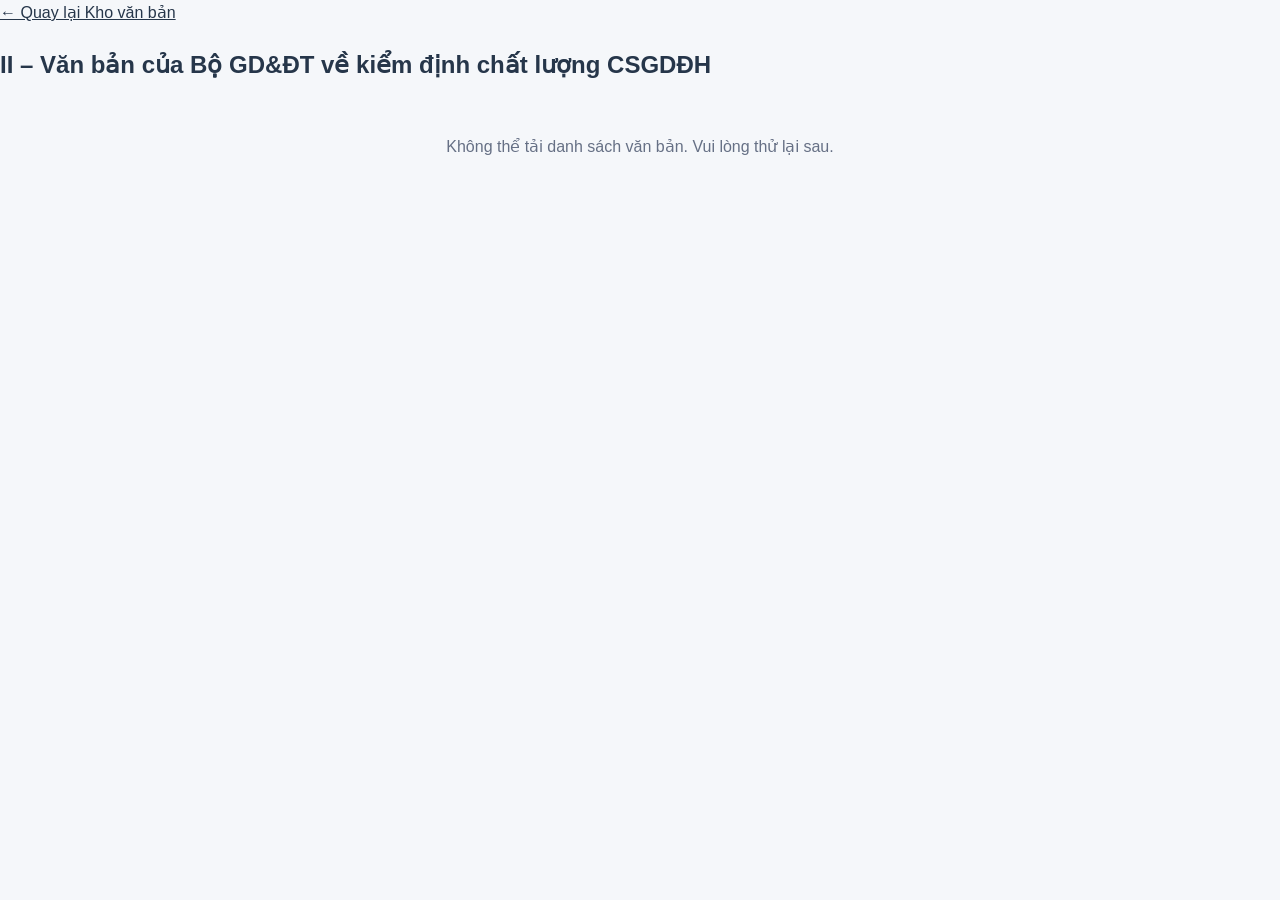
<file: documents/II-kiem-dinh-CSGDĐH.html>
<!DOCTYPE html>
<html lang="vi">
<head>
    <meta charset="UTF-8">
    <meta name="viewport" content="width=device-width, initial-scale=1.0">
    <title>II – Văn bản của Bộ GD&amp;ĐT về kiểm định chất lượng CSGDĐH | Phòng Quản lý chất lượng</title>
    <link rel="stylesheet" href="../style.css">
    <style>
.document-list {
    display: flex;
    flex-direction: column;
    gap: 14px;
    margin-top: 25px;
}

.document-item {
    background: #fff;
    border: 1px solid #e4e8ef;
    border-radius: 12px;
    padding: 18px 20px;
    transition: all .2s ease;
    box-shadow: 0 2px 8px rgba(0,0,0,.04);
}

.document-item:hover {
    transform: translateY(-2px);
    box-shadow: 0 7px 20px rgba(0,0,0,.09);
    border-color: #cfd7e3;
}

.document-top {
    display: flex;
    align-items: flex-start;
    justify-content: space-between;
    gap: 15px;
}

.document-name {
    color: #17365d;
    font-size: 16px;
    font-weight: 600;
    line-height: 1.5;
    text-decoration: none;
}

.document-name:hover {
    color: #0b63ce;
}

.document-excerpt {
    margin: 8px 0 12px;
    color: #667085;
    font-size: 14px;
    line-height: 1.65;
}

.document-meta {
    display: flex;
    align-items: center;
    gap: 10px;
}

.document-type {
    display: inline-block;
    padding: 4px 9px;
    border-radius: 5px;
    background: #eef2f7;
    color: #475467;
    font-size: 11px;
    font-weight: 700;
}

.document-view {
    color: #1769aa;
    font-size: 13px;
    font-weight: 600;
    text-decoration: none;
}

.document-view:hover {
    text-decoration: underline;
}

.empty-message {
    padding: 25px;
    text-align: center;
    color: #667085;
}
</style>
</head>

<body>

<main class="page-container">
    <a href="../van-ban.html" class="back-link">
        ← Quay lại Kho văn bản
    </a>

    <section class="document-section">
        <h1>II – Văn bản của Bộ GD&amp;ĐT về kiểm định chất lượng CSGDĐH</h1>

        <div id="documentList" class="document-list">
            <div class="empty-message">Đang tải danh sách văn bản...</div>
        </div>
    </section>
</main>

<script>
const descriptions = {
    '1. QĐ Phê duyệt Khung trình độ quốc gia Việt Nam.pdf': 'Quyết định phê duyệt Khung trình độ quốc gia Việt Nam, quy định cấu trúc 8 bậc trình độ cùng yêu cầu về kiến thức, kỹ năng và mức độ tự chủ, trách nhiệm; làm cơ sở tham chiếu trong phát triển và công nhận trình độ đào tạo.',
    '2. Luật giáo dục đại học.pdf': 'Quy định những vấn đề cơ bản về tổ chức, hoạt động và quản lý giáo dục đại học; quyền và trách nhiệm của cơ sở giáo dục đại học, tự chủ đại học, đào tạo, nghiên cứu khoa học và bảo đảm chất lượng.',
    '3. QĐ Phê duyệt Chương trình Phát triển hệ thống BĐ &amp; kiểm định CLGD đối với GDĐH và CĐSP gđ 2022-2030 .pdf': 'Phê duyệt Chương trình phát triển hệ thống bảo đảm và kiểm định chất lượng giáo dục đối với giáo dục đại học và cao đẳng sư phạm giai đoạn 2022–2030, tập trung phát triển hệ thống bảo đảm chất lượng bên trong và nâng cao năng lực kiểm định.',
    '4. TT Quy định về kiểm định chất lượng cơ sở GDĐH.pdf': 'Quy định về kiểm định chất lượng cơ sở giáo dục đại học, gồm mục đích, nguyên tắc, tiêu chuẩn và quy trình kiểm định; tập trung vào quản trị, chiến lược, đội ngũ, người học, cơ sở vật chất, tài chính và hoạt động bảo đảm chất lượng.',
    '5. TT Ban hành Chuẩn cơ sở GDĐH.pdf': 'Ban hành Chuẩn cơ sở giáo dục đại học, quy định các yêu cầu và tiêu chuẩn liên quan đến tổ chức quản trị, đội ngũ, cơ sở vật chất, tài chính và các điều kiện bảo đảm chất lượng của cơ sở giáo dục đại học.',
    'Thông tư ban hành quy chế tuyển sinh và đào tạo SDH.pdf': 'Quy định về tuyển sinh và đào tạo trình độ sau đại học, bao gồm các yêu cầu về tổ chức đào tạo, quản lý người học và các điều kiện bảo đảm chất lượng trong đào tạo sau đại học.',
    'Thông tư hướng dẫn về quy chế tổ chức và hoạt động của cơ sở giáo dục đại học.pdf': 'Hướng dẫn về tổ chức và hoạt động của cơ sở giáo dục đại học, làm rõ cơ cấu tổ chức, trách nhiệm quản lý và các nguyên tắc vận hành của nhà trường.',
    'Thông tư quy định ứng dụng công nghệ trong giáo dục đại học, giáo dục nghề nghiệp.pdf': 'Quy định việc ứng dụng công nghệ trong giáo dục đại học và giáo dục nghề nghiệp, hỗ trợ đổi mới phương thức quản lý, tổ chức đào tạo và nâng cao hiệu quả hoạt động giáo dục.',
    '6. TT Quy định về công khai trong HĐ cơ sở GD thuộc hệ thống GDQD.pdf': 'Quy định về công khai trong hoạt động của cơ sở giáo dục thuộc hệ thống giáo dục quốc dân, gồm nguyên tắc, nội dung và trách nhiệm công khai về tổ chức, đội ngũ, đào tạo, điều kiện bảo đảm chất lượng và tài chính.',
    '7. Thông tư Ban hành Chuẩn cơ sở GDĐH.docx': 'Văn bản ban hành Chuẩn cơ sở giáo dục đại học, làm căn cứ đánh giá các điều kiện hoạt động và bảo đảm chất lượng của cơ sở giáo dục đại học.',
    'TT Quy định về công khai trong HĐ cơ sở GD thuộc hệ thống GDQD.pdf': 'Quy định về công khai trong hoạt động của cơ sở giáo dục thuộc hệ thống giáo dục quốc dân, góp phần bảo đảm minh bạch thông tin và trách nhiệm giải trình của cơ sở giáo dục.',
    '8. TT Quy định về kiểm định chất lượng chương trình ĐT các trình độ của GDĐH.pdf': 'Quy định về kiểm định chất lượng chương trình đào tạo các trình độ của giáo dục đại học, bao gồm tiêu chuẩn, quy trình đánh giá và các yêu cầu đối với hoạt động kiểm định chương trình đào tạo.',
    '9. TT Quy định về chuẩn CTĐT; XD, thẩm định và ban hành CTĐT các trình độ của GDĐH.pdf': 'Quy định về chuẩn chương trình đào tạo và quy trình xây dựng, thẩm định, ban hành chương trình đào tạo các trình độ của giáo dục đại học; chú trọng mục tiêu, chuẩn đầu ra, cấu trúc và nội dung chương trình.',
    'Thông tư quy định quy trình biên soạn, ban hành chương trình giáo trình học và các môn học, hp bắt buộc sử dụng trong CTĐt của GDĐH.pdf': 'Quy định quy trình biên soạn, ban hành chương trình, giáo trình, học liệu và các môn học, học phần bắt buộc sử dụng trong chương trình đào tạo giáo dục đại học.',
    '11. QĐ vv thành lập Hội đồng BĐCL Trường ĐHCĐ.pdf': 'Quyết định thành lập Hội đồng Bảo đảm chất lượng của Trường Đại học Công đoàn, xác lập đầu mối tham gia chỉ đạo và tổ chức các hoạt động bảo đảm chất lượng trong toàn trường.',
    '12. QĐ vv thành lập Mạng lưới BĐCL bên trong Trường ĐHCĐ.pdf': 'Quyết định thành lập Mạng lưới bảo đảm chất lượng bên trong Trường Đại học Công đoàn, hình thành lực lượng phối hợp triển khai, theo dõi và cải tiến hoạt động bảo đảm chất lượng tại các đơn vị.',
    '13. QĐ vv ban hành Chuẩn đầu ra chương trình ĐT trình độ ĐH các ngành của Trường ĐHCĐ.pdf': 'Ban hành chuẩn đầu ra chương trình đào tạo trình độ đại học các ngành của Trường Đại học Công đoàn, xác định yêu cầu về kiến thức, kỹ năng, mức độ tự chủ và trách nhiệm của người học sau khi tốt nghiệp.',
    '14. QĐ vv ban hành Chiến lực ĐBCL giáo dục gđ 2022-2025, tầm nhìn đến năm 2030, 2045 của Trường ĐHCĐ.pdf': 'Ban hành Chiến lược bảo đảm chất lượng giáo dục giai đoạn 2022–2025, tầm nhìn đến năm 2030 và 2045 của Trường Đại học Công đoàn, định hướng hệ thống và các nhiệm vụ trọng tâm về bảo đảm chất lượng.',
    '15. QĐ vv ban hành Chính sách ĐBCL giáo dục của Trường ĐHCĐ.pdf': 'Ban hành Chính sách bảo đảm chất lượng giáo dục của Trường Đại học Công đoàn, thể hiện các nguyên tắc và cam kết của Nhà trường đối với chất lượng đào tạo, cải tiến liên tục và đáp ứng yêu cầu của các bên liên quan.',
    '16. QĐ vv ban hành Quy chế TC và vận hành HT ĐBCL bên trong của Trường ĐHCĐ.pdf': 'Quy định tổ chức và vận hành hệ thống bảo đảm chất lượng bên trong của Trường Đại học Công đoàn, xác định cơ cấu, trách nhiệm, cơ chế phối hợp, giám sát, đánh giá và cải tiến chất lượng.',
    '17. QĐ vv ban hành Quy định các hoạt động KS của trường ĐHCĐ_0001.pdf': 'Quy định về hoạt động khảo sát của Trường Đại học Công đoàn, gồm mục đích, đối tượng, nội dung, quy trình thực hiện và việc sử dụng kết quả khảo sát để phục vụ đánh giá và cải tiến chất lượng.',
    '18. QĐ vv ban hành Quy chế BĐCL GDĐH của Trường ĐHCĐ.pdf': 'Quy chế bảo đảm chất lượng giáo dục đại học của Trường Đại học Công đoàn, quy định các nguyên tắc, nội dung, trách nhiệm và cơ chế triển khai, đánh giá và cải tiến hoạt động bảo đảm chất lượng.',
    '19. QĐ ban hành Quy định Chuẩn CTĐT; XD, thẩm định và ĐG, cải tiến chất lượng CTĐT các trình độ Trường ĐHCĐ.pdf': 'Quy định chuẩn chương trình đào tạo và quy trình xây dựng, thẩm định, đánh giá, cải tiến chất lượng chương trình đào tạo các trình độ tại Trường Đại học Công đoàn.',
    '20. Quy định TC đánh giá CĐR NN, Tin học trình độ ĐH, hệ chính quy của Trường ĐHCĐ.pdf': 'Quy định tổ chức đánh giá chuẩn đầu ra ngoại ngữ và tin học trình độ đại học hệ chính quy của Trường Đại học Công đoàn, từ điều kiện, hình thức đến tổ chức và công nhận kết quả.',
    '21. QĐ Ban hành Quy định về công khai trong hoạt động của Trường ĐHCĐ.pdf': 'Quy định về công khai trong hoạt động của Trường Đại học Công đoàn, xác định nội dung, trách nhiệm và phương thức thực hiện công khai nhằm tăng cường minh bạch và trách nhiệm giải trình.',
    '22. QĐ Ban hành Quy định TC thi kết thúc HP của Trường ĐHCĐ.pdf': 'Quy định tổ chức thi kết thúc học phần tại Trường Đại học Công đoàn, bao gồm lập kế hoạch, lịch thi, hình thức thi, điều kiện dự thi, tổ chức coi thi và các yêu cầu liên quan.',
    '23. Quy định vv XD, QL và SD ngân hàng câu hỏi, bộ đề thi kết thúc HP của Trường ĐHCĐ.pdf': 'Quy định xây dựng, quản lý và sử dụng ngân hàng câu hỏi, bộ đề thi kết thúc học phần; quy định về nội dung, số lượng, mức độ nhận thức, thẩm định, bảo mật và sử dụng đề thi.'
};

async function loadDocuments() {
    const list = document.getElementById("documentList");

    try {
        const response = await fetch(
            "https://api.github.com/repos/pqlcl-dhcd/pqlcl-dhcd.github.io/contents/documents/II-kiem-dinh-CSGDĐH"
        );

        if (!response.ok) {
            throw new Error("Không thể tải danh sách văn bản");
        }

        const files = await response.json();

        const docs = files
            .filter(file => /\.(pdf|docx)$/i.test(file.name))
            .sort((a, b) =>
                a.name.localeCompare(b.name, "vi", {
                    numeric: true,
                    sensitivity: "base"
                })
            );

        if (!docs.length) {
            list.innerHTML = '<div class="empty-message">Chưa có văn bản trong thư mục này.</div>';
            return;
        }

        list.innerHTML = "";

        docs.forEach(file => {
            const item = document.createElement("article");
            item.className = "document-item";

            const top = document.createElement("div");
            top.className = "document-top";

            const name = document.createElement("a");
            name.className = "document-name";
            name.href = "./II-kiem-dinh-CSGDĐH/" + encodeURIComponent(file.name);
            name.target = "_blank";
            name.rel = "noopener";
            name.textContent = file.name;

            const type = document.createElement("span");
            type.className = "document-type";
            type.textContent = file.name.toLowerCase().endsWith(".pdf")
                ? "PDF"
                : "DOCX";

            top.appendChild(name);
            top.appendChild(type);

            const excerpt = document.createElement("p");
            excerpt.className = "document-excerpt";
            excerpt.textContent =
                descriptions[file.name] ||
                "Văn bản được lưu trữ trong Kho văn bản của Phòng Quản lý chất lượng.";

            const meta = document.createElement("div");
            meta.className = "document-meta";

            const view = document.createElement("a");
            view.className = "document-view";
            view.href = "./II-kiem-dinh-CSGDĐH/" + encodeURIComponent(file.name);
            view.target = "_blank";
            view.rel = "noopener";
            view.textContent = "Xem văn bản →";

            meta.appendChild(view);

            item.appendChild(top);
            item.appendChild(excerpt);
            item.appendChild(meta);

            list.appendChild(item);
        });

    } catch (error) {
        list.innerHTML =
            '<div class="empty-message">Không thể tải danh sách văn bản. Vui lòng thử lại sau.</div>';
        console.error(error);
    }
}

loadDocuments();
</script>

</body>
</html>
</file>
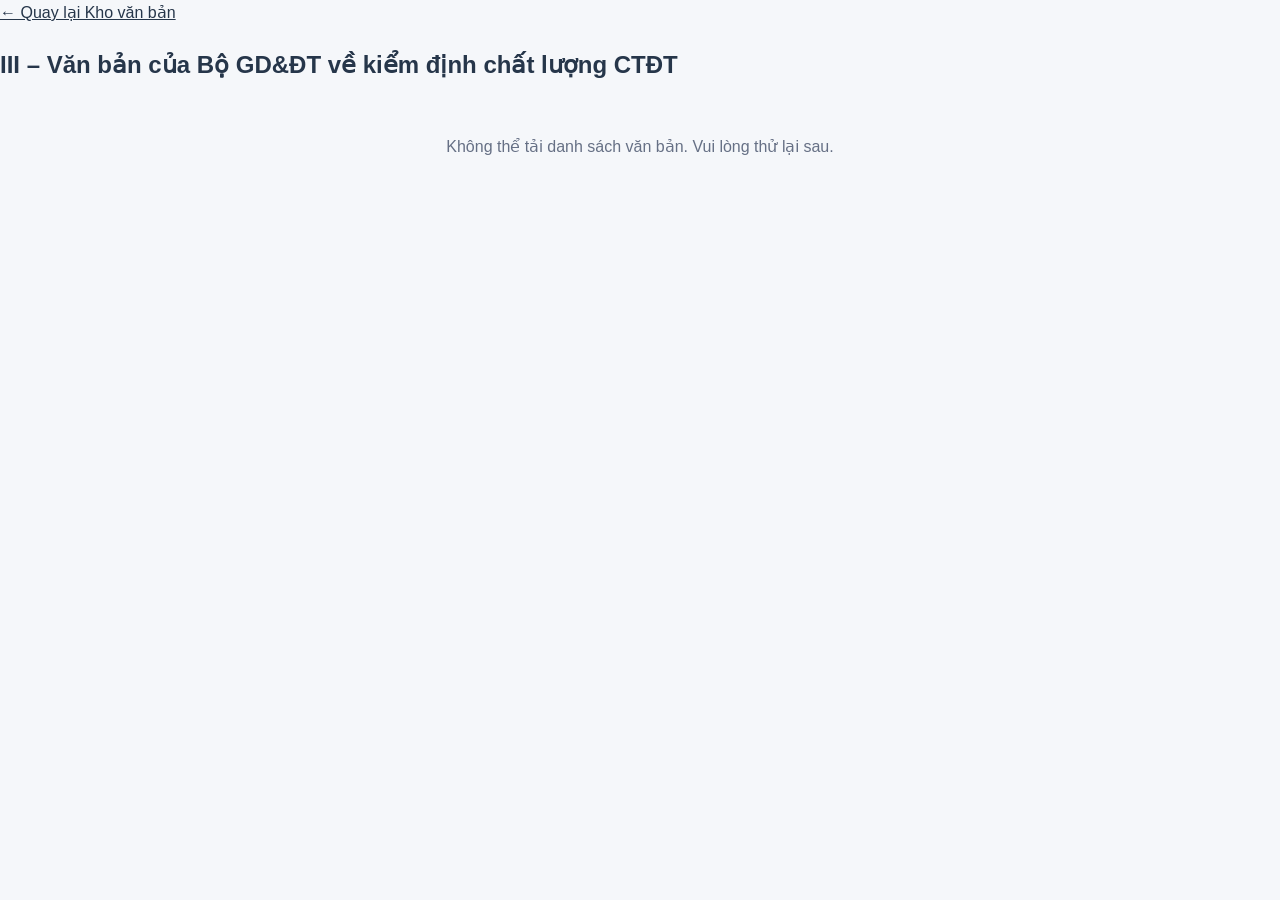
<file: documents/III-kiem-dinh-CTDT.html>
<!DOCTYPE html>
<html lang="vi">
<head>
    <meta charset="UTF-8">
    <meta name="viewport" content="width=device-width, initial-scale=1.0">
    <title>III – Văn bản của Bộ GD&amp;ĐT về kiểm định chất lượng CTĐT | Phòng Quản lý chất lượng</title>
    <link rel="stylesheet" href="../style.css">
    <style>
.document-list {
    display: flex;
    flex-direction: column;
    gap: 14px;
    margin-top: 25px;
}

.document-item {
    background: #fff;
    border: 1px solid #e4e8ef;
    border-radius: 12px;
    padding: 18px 20px;
    transition: all .2s ease;
    box-shadow: 0 2px 8px rgba(0,0,0,.04);
}

.document-item:hover {
    transform: translateY(-2px);
    box-shadow: 0 7px 20px rgba(0,0,0,.09);
    border-color: #cfd7e3;
}

.document-top {
    display: flex;
    align-items: flex-start;
    justify-content: space-between;
    gap: 15px;
}

.document-name {
    color: #17365d;
    font-size: 16px;
    font-weight: 600;
    line-height: 1.5;
    text-decoration: none;
}

.document-name:hover {
    color: #0b63ce;
}

.document-excerpt {
    margin: 8px 0 12px;
    color: #667085;
    font-size: 14px;
    line-height: 1.65;
}

.document-meta {
    display: flex;
    align-items: center;
    gap: 10px;
}

.document-type {
    display: inline-block;
    padding: 4px 9px;
    border-radius: 5px;
    background: #eef2f7;
    color: #475467;
    font-size: 11px;
    font-weight: 700;
}

.document-view {
    color: #1769aa;
    font-size: 13px;
    font-weight: 600;
    text-decoration: none;
}

.document-view:hover {
    text-decoration: underline;
}

.empty-message {
    padding: 25px;
    text-align: center;
    color: #667085;
}
</style>
</head>

<body>

<main class="page-container">
    <a href="../van-ban.html" class="back-link">
        ← Quay lại Kho văn bản
    </a>

    <section class="document-section">
        <h1>III – Văn bản của Bộ GD&amp;ĐT về kiểm định chất lượng CTĐT</h1>

        <div id="documentList" class="document-list">
            <div class="empty-message">Đang tải danh sách văn bản...</div>
        </div>
    </section>
</main>

<script>
const descriptions = {
    '1. QĐ Phê duyệt Khung trình độ quốc gia Việt Nam.pdf': 'Quyết định phê duyệt Khung trình độ quốc gia Việt Nam, quy định cấu trúc 8 bậc trình độ cùng yêu cầu về kiến thức, kỹ năng và mức độ tự chủ, trách nhiệm; làm cơ sở tham chiếu trong phát triển và công nhận trình độ đào tạo.',
    '2. Luật giáo dục đại học.pdf': 'Quy định những vấn đề cơ bản về tổ chức, hoạt động và quản lý giáo dục đại học; quyền và trách nhiệm của cơ sở giáo dục đại học, tự chủ đại học, đào tạo, nghiên cứu khoa học và bảo đảm chất lượng.',
    '3. QĐ Phê duyệt Chương trình Phát triển hệ thống BĐ &amp; kiểm định CLGD đối với GDĐH và CĐSP gđ 2022-2030 .pdf': 'Phê duyệt Chương trình phát triển hệ thống bảo đảm và kiểm định chất lượng giáo dục đối với giáo dục đại học và cao đẳng sư phạm giai đoạn 2022–2030, tập trung phát triển hệ thống bảo đảm chất lượng bên trong và nâng cao năng lực kiểm định.',
    '4. TT Quy định về kiểm định chất lượng cơ sở GDĐH.pdf': 'Quy định về kiểm định chất lượng cơ sở giáo dục đại học, gồm mục đích, nguyên tắc, tiêu chuẩn và quy trình kiểm định; tập trung vào quản trị, chiến lược, đội ngũ, người học, cơ sở vật chất, tài chính và hoạt động bảo đảm chất lượng.',
    '5. TT Ban hành Chuẩn cơ sở GDĐH.pdf': 'Ban hành Chuẩn cơ sở giáo dục đại học, quy định các yêu cầu và tiêu chuẩn liên quan đến tổ chức quản trị, đội ngũ, cơ sở vật chất, tài chính và các điều kiện bảo đảm chất lượng của cơ sở giáo dục đại học.',
    'Thông tư ban hành quy chế tuyển sinh và đào tạo SDH.pdf': 'Quy định về tuyển sinh và đào tạo trình độ sau đại học, bao gồm các yêu cầu về tổ chức đào tạo, quản lý người học và các điều kiện bảo đảm chất lượng trong đào tạo sau đại học.',
    'Thông tư hướng dẫn về quy chế tổ chức và hoạt động của cơ sở giáo dục đại học.pdf': 'Hướng dẫn về tổ chức và hoạt động của cơ sở giáo dục đại học, làm rõ cơ cấu tổ chức, trách nhiệm quản lý và các nguyên tắc vận hành của nhà trường.',
    'Thông tư quy định ứng dụng công nghệ trong giáo dục đại học, giáo dục nghề nghiệp.pdf': 'Quy định việc ứng dụng công nghệ trong giáo dục đại học và giáo dục nghề nghiệp, hỗ trợ đổi mới phương thức quản lý, tổ chức đào tạo và nâng cao hiệu quả hoạt động giáo dục.',
    '6. TT Quy định về công khai trong HĐ cơ sở GD thuộc hệ thống GDQD.pdf': 'Quy định về công khai trong hoạt động của cơ sở giáo dục thuộc hệ thống giáo dục quốc dân, gồm nguyên tắc, nội dung và trách nhiệm công khai về tổ chức, đội ngũ, đào tạo, điều kiện bảo đảm chất lượng và tài chính.',
    '7. Thông tư Ban hành Chuẩn cơ sở GDĐH.docx': 'Văn bản ban hành Chuẩn cơ sở giáo dục đại học, làm căn cứ đánh giá các điều kiện hoạt động và bảo đảm chất lượng của cơ sở giáo dục đại học.',
    'TT Quy định về công khai trong HĐ cơ sở GD thuộc hệ thống GDQD.pdf': 'Quy định về công khai trong hoạt động của cơ sở giáo dục thuộc hệ thống giáo dục quốc dân, góp phần bảo đảm minh bạch thông tin và trách nhiệm giải trình của cơ sở giáo dục.',
    '8. TT Quy định về kiểm định chất lượng chương trình ĐT các trình độ của GDĐH.pdf': 'Quy định về kiểm định chất lượng chương trình đào tạo các trình độ của giáo dục đại học, bao gồm tiêu chuẩn, quy trình đánh giá và các yêu cầu đối với hoạt động kiểm định chương trình đào tạo.',
    '9. TT Quy định về chuẩn CTĐT; XD, thẩm định và ban hành CTĐT các trình độ của GDĐH.pdf': 'Quy định về chuẩn chương trình đào tạo và quy trình xây dựng, thẩm định, ban hành chương trình đào tạo các trình độ của giáo dục đại học; chú trọng mục tiêu, chuẩn đầu ra, cấu trúc và nội dung chương trình.',
    'Thông tư quy định quy trình biên soạn, ban hành chương trình giáo trình học và các môn học, hp bắt buộc sử dụng trong CTĐt của GDĐH.pdf': 'Quy định quy trình biên soạn, ban hành chương trình, giáo trình, học liệu và các môn học, học phần bắt buộc sử dụng trong chương trình đào tạo giáo dục đại học.',
    '11. QĐ vv thành lập Hội đồng BĐCL Trường ĐHCĐ.pdf': 'Quyết định thành lập Hội đồng Bảo đảm chất lượng của Trường Đại học Công đoàn, xác lập đầu mối tham gia chỉ đạo và tổ chức các hoạt động bảo đảm chất lượng trong toàn trường.',
    '12. QĐ vv thành lập Mạng lưới BĐCL bên trong Trường ĐHCĐ.pdf': 'Quyết định thành lập Mạng lưới bảo đảm chất lượng bên trong Trường Đại học Công đoàn, hình thành lực lượng phối hợp triển khai, theo dõi và cải tiến hoạt động bảo đảm chất lượng tại các đơn vị.',
    '13. QĐ vv ban hành Chuẩn đầu ra chương trình ĐT trình độ ĐH các ngành của Trường ĐHCĐ.pdf': 'Ban hành chuẩn đầu ra chương trình đào tạo trình độ đại học các ngành của Trường Đại học Công đoàn, xác định yêu cầu về kiến thức, kỹ năng, mức độ tự chủ và trách nhiệm của người học sau khi tốt nghiệp.',
    '14. QĐ vv ban hành Chiến lực ĐBCL giáo dục gđ 2022-2025, tầm nhìn đến năm 2030, 2045 của Trường ĐHCĐ.pdf': 'Ban hành Chiến lược bảo đảm chất lượng giáo dục giai đoạn 2022–2025, tầm nhìn đến năm 2030 và 2045 của Trường Đại học Công đoàn, định hướng hệ thống và các nhiệm vụ trọng tâm về bảo đảm chất lượng.',
    '15. QĐ vv ban hành Chính sách ĐBCL giáo dục của Trường ĐHCĐ.pdf': 'Ban hành Chính sách bảo đảm chất lượng giáo dục của Trường Đại học Công đoàn, thể hiện các nguyên tắc và cam kết của Nhà trường đối với chất lượng đào tạo, cải tiến liên tục và đáp ứng yêu cầu của các bên liên quan.',
    '16. QĐ vv ban hành Quy chế TC và vận hành HT ĐBCL bên trong của Trường ĐHCĐ.pdf': 'Quy định tổ chức và vận hành hệ thống bảo đảm chất lượng bên trong của Trường Đại học Công đoàn, xác định cơ cấu, trách nhiệm, cơ chế phối hợp, giám sát, đánh giá và cải tiến chất lượng.',
    '17. QĐ vv ban hành Quy định các hoạt động KS của trường ĐHCĐ_0001.pdf': 'Quy định về hoạt động khảo sát của Trường Đại học Công đoàn, gồm mục đích, đối tượng, nội dung, quy trình thực hiện và việc sử dụng kết quả khảo sát để phục vụ đánh giá và cải tiến chất lượng.',
    '18. QĐ vv ban hành Quy chế BĐCL GDĐH của Trường ĐHCĐ.pdf': 'Quy chế bảo đảm chất lượng giáo dục đại học của Trường Đại học Công đoàn, quy định các nguyên tắc, nội dung, trách nhiệm và cơ chế triển khai, đánh giá và cải tiến hoạt động bảo đảm chất lượng.',
    '19. QĐ ban hành Quy định Chuẩn CTĐT; XD, thẩm định và ĐG, cải tiến chất lượng CTĐT các trình độ Trường ĐHCĐ.pdf': 'Quy định chuẩn chương trình đào tạo và quy trình xây dựng, thẩm định, đánh giá, cải tiến chất lượng chương trình đào tạo các trình độ tại Trường Đại học Công đoàn.',
    '20. Quy định TC đánh giá CĐR NN, Tin học trình độ ĐH, hệ chính quy của Trường ĐHCĐ.pdf': 'Quy định tổ chức đánh giá chuẩn đầu ra ngoại ngữ và tin học trình độ đại học hệ chính quy của Trường Đại học Công đoàn, từ điều kiện, hình thức đến tổ chức và công nhận kết quả.',
    '21. QĐ Ban hành Quy định về công khai trong hoạt động của Trường ĐHCĐ.pdf': 'Quy định về công khai trong hoạt động của Trường Đại học Công đoàn, xác định nội dung, trách nhiệm và phương thức thực hiện công khai nhằm tăng cường minh bạch và trách nhiệm giải trình.',
    '22. QĐ Ban hành Quy định TC thi kết thúc HP của Trường ĐHCĐ.pdf': 'Quy định tổ chức thi kết thúc học phần tại Trường Đại học Công đoàn, bao gồm lập kế hoạch, lịch thi, hình thức thi, điều kiện dự thi, tổ chức coi thi và các yêu cầu liên quan.',
    '23. Quy định vv XD, QL và SD ngân hàng câu hỏi, bộ đề thi kết thúc HP của Trường ĐHCĐ.pdf': 'Quy định xây dựng, quản lý và sử dụng ngân hàng câu hỏi, bộ đề thi kết thúc học phần; quy định về nội dung, số lượng, mức độ nhận thức, thẩm định, bảo mật và sử dụng đề thi.'
};

async function loadDocuments() {
    const list = document.getElementById("documentList");

    try {
        const response = await fetch(
            "https://api.github.com/repos/pqlcl-dhcd/pqlcl-dhcd.github.io/contents/documents/III-kiem-dinh-CTDT"
        );

        if (!response.ok) {
            throw new Error("Không thể tải danh sách văn bản");
        }

        const files = await response.json();

        const docs = files
            .filter(file => /\.(pdf|docx)$/i.test(file.name))
            .sort((a, b) =>
                a.name.localeCompare(b.name, "vi", {
                    numeric: true,
                    sensitivity: "base"
                })
            );

        if (!docs.length) {
            list.innerHTML = '<div class="empty-message">Chưa có văn bản trong thư mục này.</div>';
            return;
        }

        list.innerHTML = "";

        docs.forEach(file => {
            const item = document.createElement("article");
            item.className = "document-item";

            const top = document.createElement("div");
            top.className = "document-top";

            const name = document.createElement("a");
            name.className = "document-name";
            name.href = "./III-kiem-dinh-CTDT/" + encodeURIComponent(file.name);
            name.target = "_blank";
            name.rel = "noopener";
            name.textContent = file.name;

            const type = document.createElement("span");
            type.className = "document-type";
            type.textContent = file.name.toLowerCase().endsWith(".pdf")
                ? "PDF"
                : "DOCX";

            top.appendChild(name);
            top.appendChild(type);

            const excerpt = document.createElement("p");
            excerpt.className = "document-excerpt";
            excerpt.textContent =
                descriptions[file.name] ||
                "Văn bản được lưu trữ trong Kho văn bản của Phòng Quản lý chất lượng.";

            const meta = document.createElement("div");
            meta.className = "document-meta";

            const view = document.createElement("a");
            view.className = "document-view";
            view.href = "./III-kiem-dinh-CTDT/" + encodeURIComponent(file.name);
            view.target = "_blank";
            view.rel = "noopener";
            view.textContent = "Xem văn bản →";

            meta.appendChild(view);

            item.appendChild(top);
            item.appendChild(excerpt);
            item.appendChild(meta);

            list.appendChild(item);
        });

    } catch (error) {
        list.innerHTML =
            '<div class="empty-message">Không thể tải danh sách văn bản. Vui lòng thử lại sau.</div>';
        console.error(error);
    }
}

loadDocuments();
</script>

</body>
</html>
</file>
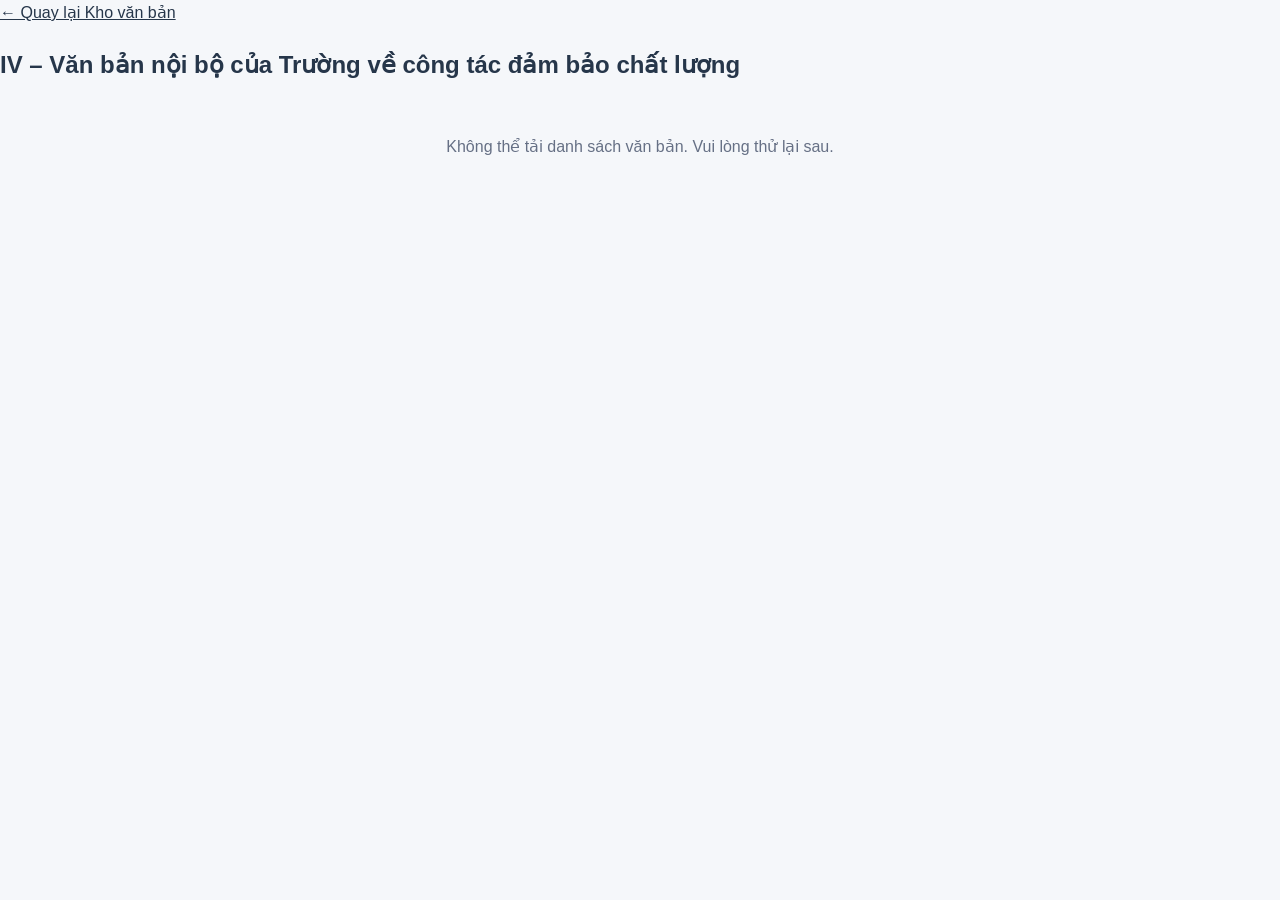
<file: documents/IV-noi-bo-dam-bao-chat-luong.html>
<!DOCTYPE html>
<html lang="vi">
<head>
    <meta charset="UTF-8">
    <meta name="viewport" content="width=device-width, initial-scale=1.0">
    <title>IV – Văn bản nội bộ của Trường về công tác đảm bảo chất lượng | Phòng Quản lý chất lượng</title>
    <link rel="stylesheet" href="../style.css">
    <style>
.document-list {
    display: flex;
    flex-direction: column;
    gap: 14px;
    margin-top: 25px;
}

.document-item {
    background: #fff;
    border: 1px solid #e4e8ef;
    border-radius: 12px;
    padding: 18px 20px;
    transition: all .2s ease;
    box-shadow: 0 2px 8px rgba(0,0,0,.04);
}

.document-item:hover {
    transform: translateY(-2px);
    box-shadow: 0 7px 20px rgba(0,0,0,.09);
    border-color: #cfd7e3;
}

.document-top {
    display: flex;
    align-items: flex-start;
    justify-content: space-between;
    gap: 15px;
}

.document-name {
    color: #17365d;
    font-size: 16px;
    font-weight: 600;
    line-height: 1.5;
    text-decoration: none;
}

.document-name:hover {
    color: #0b63ce;
}

.document-excerpt {
    margin: 8px 0 12px;
    color: #667085;
    font-size: 14px;
    line-height: 1.65;
}

.document-meta {
    display: flex;
    align-items: center;
    gap: 10px;
}

.document-type {
    display: inline-block;
    padding: 4px 9px;
    border-radius: 5px;
    background: #eef2f7;
    color: #475467;
    font-size: 11px;
    font-weight: 700;
}

.document-view {
    color: #1769aa;
    font-size: 13px;
    font-weight: 600;
    text-decoration: none;
}

.document-view:hover {
    text-decoration: underline;
}

.empty-message {
    padding: 25px;
    text-align: center;
    color: #667085;
}
</style>
</head>

<body>

<main class="page-container">
    <a href="../van-ban.html" class="back-link">
        ← Quay lại Kho văn bản
    </a>

    <section class="document-section">
        <h1>IV – Văn bản nội bộ của Trường về công tác đảm bảo chất lượng</h1>

        <div id="documentList" class="document-list">
            <div class="empty-message">Đang tải danh sách văn bản...</div>
        </div>
    </section>
</main>

<script>
const descriptions = {
    '1. QĐ Phê duyệt Khung trình độ quốc gia Việt Nam.pdf': 'Quyết định phê duyệt Khung trình độ quốc gia Việt Nam, quy định cấu trúc 8 bậc trình độ cùng yêu cầu về kiến thức, kỹ năng và mức độ tự chủ, trách nhiệm; làm cơ sở tham chiếu trong phát triển và công nhận trình độ đào tạo.',
    '2. Luật giáo dục đại học.pdf': 'Quy định những vấn đề cơ bản về tổ chức, hoạt động và quản lý giáo dục đại học; quyền và trách nhiệm của cơ sở giáo dục đại học, tự chủ đại học, đào tạo, nghiên cứu khoa học và bảo đảm chất lượng.',
    '3. QĐ Phê duyệt Chương trình Phát triển hệ thống BĐ &amp; kiểm định CLGD đối với GDĐH và CĐSP gđ 2022-2030 .pdf': 'Phê duyệt Chương trình phát triển hệ thống bảo đảm và kiểm định chất lượng giáo dục đối với giáo dục đại học và cao đẳng sư phạm giai đoạn 2022–2030, tập trung phát triển hệ thống bảo đảm chất lượng bên trong và nâng cao năng lực kiểm định.',
    '4. TT Quy định về kiểm định chất lượng cơ sở GDĐH.pdf': 'Quy định về kiểm định chất lượng cơ sở giáo dục đại học, gồm mục đích, nguyên tắc, tiêu chuẩn và quy trình kiểm định; tập trung vào quản trị, chiến lược, đội ngũ, người học, cơ sở vật chất, tài chính và hoạt động bảo đảm chất lượng.',
    '5. TT Ban hành Chuẩn cơ sở GDĐH.pdf': 'Ban hành Chuẩn cơ sở giáo dục đại học, quy định các yêu cầu và tiêu chuẩn liên quan đến tổ chức quản trị, đội ngũ, cơ sở vật chất, tài chính và các điều kiện bảo đảm chất lượng của cơ sở giáo dục đại học.',
    'Thông tư ban hành quy chế tuyển sinh và đào tạo SDH.pdf': 'Quy định về tuyển sinh và đào tạo trình độ sau đại học, bao gồm các yêu cầu về tổ chức đào tạo, quản lý người học và các điều kiện bảo đảm chất lượng trong đào tạo sau đại học.',
    'Thông tư hướng dẫn về quy chế tổ chức và hoạt động của cơ sở giáo dục đại học.pdf': 'Hướng dẫn về tổ chức và hoạt động của cơ sở giáo dục đại học, làm rõ cơ cấu tổ chức, trách nhiệm quản lý và các nguyên tắc vận hành của nhà trường.',
    'Thông tư quy định ứng dụng công nghệ trong giáo dục đại học, giáo dục nghề nghiệp.pdf': 'Quy định việc ứng dụng công nghệ trong giáo dục đại học và giáo dục nghề nghiệp, hỗ trợ đổi mới phương thức quản lý, tổ chức đào tạo và nâng cao hiệu quả hoạt động giáo dục.',
    '6. TT Quy định về công khai trong HĐ cơ sở GD thuộc hệ thống GDQD.pdf': 'Quy định về công khai trong hoạt động của cơ sở giáo dục thuộc hệ thống giáo dục quốc dân, gồm nguyên tắc, nội dung và trách nhiệm công khai về tổ chức, đội ngũ, đào tạo, điều kiện bảo đảm chất lượng và tài chính.',
    '7. Thông tư Ban hành Chuẩn cơ sở GDĐH.docx': 'Văn bản ban hành Chuẩn cơ sở giáo dục đại học, làm căn cứ đánh giá các điều kiện hoạt động và bảo đảm chất lượng của cơ sở giáo dục đại học.',
    'TT Quy định về công khai trong HĐ cơ sở GD thuộc hệ thống GDQD.pdf': 'Quy định về công khai trong hoạt động của cơ sở giáo dục thuộc hệ thống giáo dục quốc dân, góp phần bảo đảm minh bạch thông tin và trách nhiệm giải trình của cơ sở giáo dục.',
    '8. TT Quy định về kiểm định chất lượng chương trình ĐT các trình độ của GDĐH.pdf': 'Quy định về kiểm định chất lượng chương trình đào tạo các trình độ của giáo dục đại học, bao gồm tiêu chuẩn, quy trình đánh giá và các yêu cầu đối với hoạt động kiểm định chương trình đào tạo.',
    '9. TT Quy định về chuẩn CTĐT; XD, thẩm định và ban hành CTĐT các trình độ của GDĐH.pdf': 'Quy định về chuẩn chương trình đào tạo và quy trình xây dựng, thẩm định, ban hành chương trình đào tạo các trình độ của giáo dục đại học; chú trọng mục tiêu, chuẩn đầu ra, cấu trúc và nội dung chương trình.',
    'Thông tư quy định quy trình biên soạn, ban hành chương trình giáo trình học và các môn học, hp bắt buộc sử dụng trong CTĐt của GDĐH.pdf': 'Quy định quy trình biên soạn, ban hành chương trình, giáo trình, học liệu và các môn học, học phần bắt buộc sử dụng trong chương trình đào tạo giáo dục đại học.',
    '11. QĐ vv thành lập Hội đồng BĐCL Trường ĐHCĐ.pdf': 'Quyết định thành lập Hội đồng Bảo đảm chất lượng của Trường Đại học Công đoàn, xác lập đầu mối tham gia chỉ đạo và tổ chức các hoạt động bảo đảm chất lượng trong toàn trường.',
    '12. QĐ vv thành lập Mạng lưới BĐCL bên trong Trường ĐHCĐ.pdf': 'Quyết định thành lập Mạng lưới bảo đảm chất lượng bên trong Trường Đại học Công đoàn, hình thành lực lượng phối hợp triển khai, theo dõi và cải tiến hoạt động bảo đảm chất lượng tại các đơn vị.',
    '13. QĐ vv ban hành Chuẩn đầu ra chương trình ĐT trình độ ĐH các ngành của Trường ĐHCĐ.pdf': 'Ban hành chuẩn đầu ra chương trình đào tạo trình độ đại học các ngành của Trường Đại học Công đoàn, xác định yêu cầu về kiến thức, kỹ năng, mức độ tự chủ và trách nhiệm của người học sau khi tốt nghiệp.',
    '14. QĐ vv ban hành Chiến lực ĐBCL giáo dục gđ 2022-2025, tầm nhìn đến năm 2030, 2045 của Trường ĐHCĐ.pdf': 'Ban hành Chiến lược bảo đảm chất lượng giáo dục giai đoạn 2022–2025, tầm nhìn đến năm 2030 và 2045 của Trường Đại học Công đoàn, định hướng hệ thống và các nhiệm vụ trọng tâm về bảo đảm chất lượng.',
    '15. QĐ vv ban hành Chính sách ĐBCL giáo dục của Trường ĐHCĐ.pdf': 'Ban hành Chính sách bảo đảm chất lượng giáo dục của Trường Đại học Công đoàn, thể hiện các nguyên tắc và cam kết của Nhà trường đối với chất lượng đào tạo, cải tiến liên tục và đáp ứng yêu cầu của các bên liên quan.',
    '16. QĐ vv ban hành Quy chế TC và vận hành HT ĐBCL bên trong của Trường ĐHCĐ.pdf': 'Quy định tổ chức và vận hành hệ thống bảo đảm chất lượng bên trong của Trường Đại học Công đoàn, xác định cơ cấu, trách nhiệm, cơ chế phối hợp, giám sát, đánh giá và cải tiến chất lượng.',
    '17. QĐ vv ban hành Quy định các hoạt động KS của trường ĐHCĐ_0001.pdf': 'Quy định về hoạt động khảo sát của Trường Đại học Công đoàn, gồm mục đích, đối tượng, nội dung, quy trình thực hiện và việc sử dụng kết quả khảo sát để phục vụ đánh giá và cải tiến chất lượng.',
    '18. QĐ vv ban hành Quy chế BĐCL GDĐH của Trường ĐHCĐ.pdf': 'Quy chế bảo đảm chất lượng giáo dục đại học của Trường Đại học Công đoàn, quy định các nguyên tắc, nội dung, trách nhiệm và cơ chế triển khai, đánh giá và cải tiến hoạt động bảo đảm chất lượng.',
    '19. QĐ ban hành Quy định Chuẩn CTĐT; XD, thẩm định và ĐG, cải tiến chất lượng CTĐT các trình độ Trường ĐHCĐ.pdf': 'Quy định chuẩn chương trình đào tạo và quy trình xây dựng, thẩm định, đánh giá, cải tiến chất lượng chương trình đào tạo các trình độ tại Trường Đại học Công đoàn.',
    '20. Quy định TC đánh giá CĐR NN, Tin học trình độ ĐH, hệ chính quy của Trường ĐHCĐ.pdf': 'Quy định tổ chức đánh giá chuẩn đầu ra ngoại ngữ và tin học trình độ đại học hệ chính quy của Trường Đại học Công đoàn, từ điều kiện, hình thức đến tổ chức và công nhận kết quả.',
    '21. QĐ Ban hành Quy định về công khai trong hoạt động của Trường ĐHCĐ.pdf': 'Quy định về công khai trong hoạt động của Trường Đại học Công đoàn, xác định nội dung, trách nhiệm và phương thức thực hiện công khai nhằm tăng cường minh bạch và trách nhiệm giải trình.',
    '22. QĐ Ban hành Quy định TC thi kết thúc HP của Trường ĐHCĐ.pdf': 'Quy định tổ chức thi kết thúc học phần tại Trường Đại học Công đoàn, bao gồm lập kế hoạch, lịch thi, hình thức thi, điều kiện dự thi, tổ chức coi thi và các yêu cầu liên quan.',
    '23. Quy định vv XD, QL và SD ngân hàng câu hỏi, bộ đề thi kết thúc HP của Trường ĐHCĐ.pdf': 'Quy định xây dựng, quản lý và sử dụng ngân hàng câu hỏi, bộ đề thi kết thúc học phần; quy định về nội dung, số lượng, mức độ nhận thức, thẩm định, bảo mật và sử dụng đề thi.'
};

async function loadDocuments() {
    const list = document.getElementById("documentList");

    try {
        const response = await fetch(
            "https://api.github.com/repos/pqlcl-dhcd/pqlcl-dhcd.github.io/contents/documents/IV-noi-bo-dam-bao-chat-luong"
        );

        if (!response.ok) {
            throw new Error("Không thể tải danh sách văn bản");
        }

        const files = await response.json();

        const docs = files
            .filter(file => /\.(pdf|docx)$/i.test(file.name))
            .sort((a, b) =>
                a.name.localeCompare(b.name, "vi", {
                    numeric: true,
                    sensitivity: "base"
                })
            );

        if (!docs.length) {
            list.innerHTML = '<div class="empty-message">Chưa có văn bản trong thư mục này.</div>';
            return;
        }

        list.innerHTML = "";

        docs.forEach(file => {
            const item = document.createElement("article");
            item.className = "document-item";

            const top = document.createElement("div");
            top.className = "document-top";

            const name = document.createElement("a");
            name.className = "document-name";
            name.href = "./IV-noi-bo-dam-bao-chat-luong/" + encodeURIComponent(file.name);
            name.target = "_blank";
            name.rel = "noopener";
            name.textContent = file.name;

            const type = document.createElement("span");
            type.className = "document-type";
            type.textContent = file.name.toLowerCase().endsWith(".pdf")
                ? "PDF"
                : "DOCX";

            top.appendChild(name);
            top.appendChild(type);

            const excerpt = document.createElement("p");
            excerpt.className = "document-excerpt";
            excerpt.textContent =
                descriptions[file.name] ||
                "Văn bản được lưu trữ trong Kho văn bản của Phòng Quản lý chất lượng.";

            const meta = document.createElement("div");
            meta.className = "document-meta";

            const view = document.createElement("a");
            view.className = "document-view";
            view.href = "./IV-noi-bo-dam-bao-chat-luong/" + encodeURIComponent(file.name);
            view.target = "_blank";
            view.rel = "noopener";
            view.textContent = "Xem văn bản →";

            meta.appendChild(view);

            item.appendChild(top);
            item.appendChild(excerpt);
            item.appendChild(meta);

            list.appendChild(item);
        });

    } catch (error) {
        list.innerHTML =
            '<div class="empty-message">Không thể tải danh sách văn bản. Vui lòng thử lại sau.</div>';
        console.error(error);
    }
}

loadDocuments();
</script>

</body>
</html>
</file>
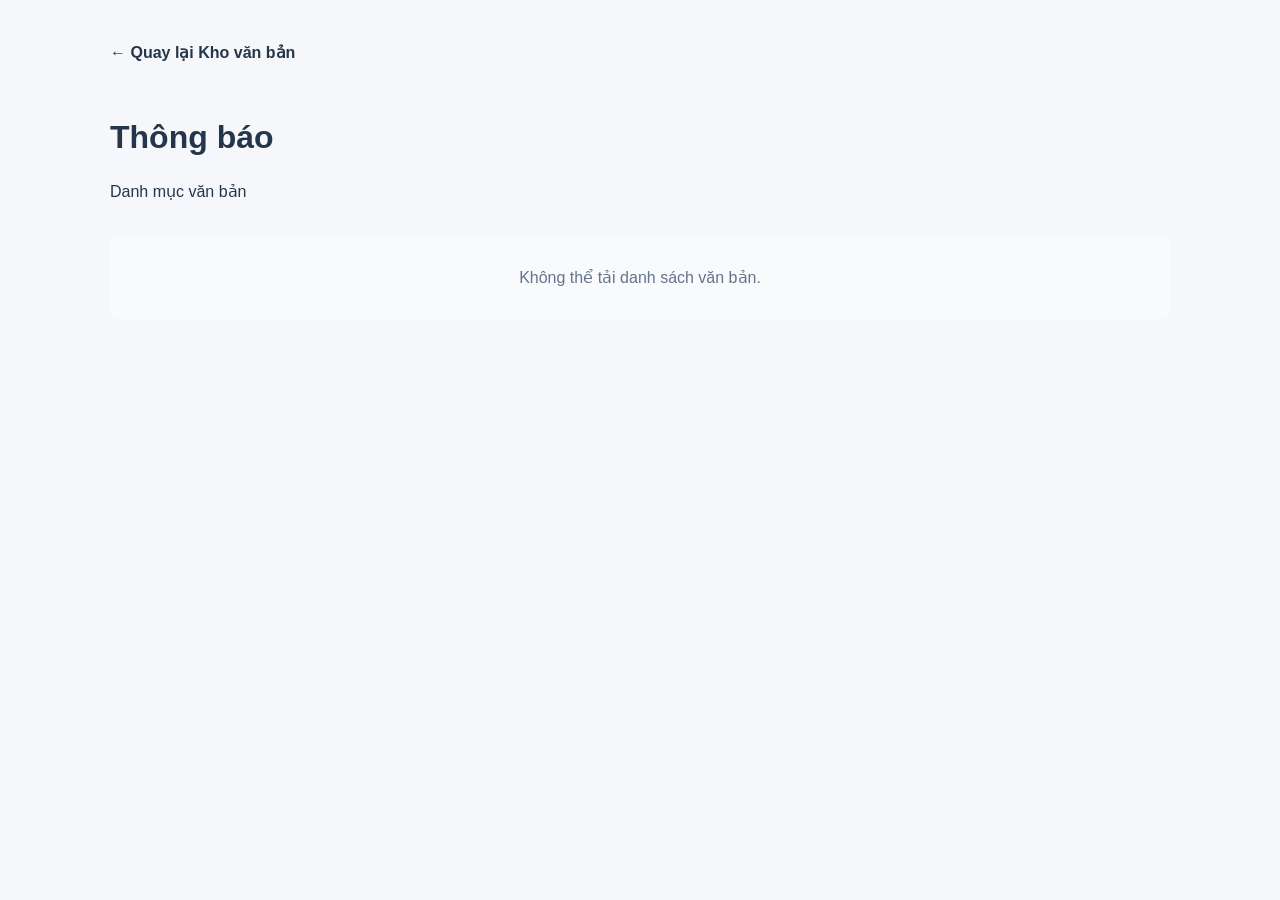
<file: documents/thong-bao.html>
<!DOCTYPE html>
<html lang="vi">
<head>
  <meta charset="UTF-8">
  <meta name="viewport" content="width=device-width, initial-scale=1.0">
  <title>Thông báo | Phòng Quản lý chất lượng</title>
  <link rel="stylesheet" href="../style.css">

  <style>
    .document-page {
      max-width: 1100px;
      margin: 40px auto;
      padding: 0 20px 60px;
    }

    .back-link {
      display: inline-block;
      margin-bottom: 25px;
      text-decoration: none;
      font-weight: 600;
    }

    .document-title {
      margin-bottom: 30px;
    }

    .document-title h1 {
      margin-bottom: 10px;
    }

    .document-list {
      display: flex;
      flex-direction: column;
      gap: 12px;
    }

    .document-item {
      display: flex;
      align-items: center;
      justify-content: space-between;
      gap: 20px;
      padding: 18px 20px;
      background: #fff;
      border: 1px solid #e5e7eb;
      border-radius: 10px;
      box-shadow: 0 2px 8px rgba(0,0,0,0.04);
    }

    .document-name {
      font-weight: 600;
      line-height: 1.5;
      word-break: break-word;
    }

    .document-type {
      flex-shrink: 0;
      padding: 6px 10px;
      border-radius: 6px;
      background: #f3f4f6;
      font-size: 13px;
      font-weight: 600;
    }

    .document-item a {
      color: inherit;
      text-decoration: none;
    }

    .document-item:hover {
      box-shadow: 0 4px 14px rgba(0,0,0,0.08);
    }

    .empty-message {
      padding: 30px;
      text-align: center;
      background: #f8fafc;
      border-radius: 10px;
      color: #64748b;
    }

    @media (max-width: 700px) {
      .document-item {
        align-items: flex-start;
        flex-direction: column;
      }
    }
  </style>
</head>

<body>

<main class="document-page">

  <a href="../van-ban.html" class="back-link">
    ← Quay lại Kho văn bản
  </a>

  <div class="document-title">
    <h1>Thông báo</h1>
    <p>Danh mục văn bản</p>
  </div>

  <div id="documentList" class="document-list">
    <div class="empty-message">Đang tải danh sách văn bản...</div>
  </div>

</main>

<script>
const owner = "pqlcl-dhcd";
const repo = "pqlcl-dhcd.github.io";
const folder = "documents/thong-bao";

const list = document.getElementById("documentList");

async function loadDocuments() {
  try {
    const apiUrl =
      `https://api.github.com/repos/${owner}/${repo}/contents/${encodeURIComponent(folder)}`;

    const response = await fetch(apiUrl);

    if (!response.ok) {
      throw new Error("Không thể truy cập thư mục");
    }

    const files = await response.json();

    const documentFiles = files.filter(file => {
      if (file.type !== "file") return false;

      const name = file.name.toLowerCase();

      return name.endsWith(".pdf") || name.endsWith(".docx");
    });

    documentFiles.sort((a, b) =>
      a.name.localeCompare(b.name, "vi", { numeric: true })
    );

    if (documentFiles.length === 0) {
      list.innerHTML = `
        <div class="empty-message">
          Chưa có văn bản trong thư mục này.
        </div>
      `;
      return;
    }

    list.innerHTML = "";

    documentFiles.forEach(file => {

      const extension =
        file.name.toLowerCase().endsWith(".pdf") ? "PDF" : "DOCX";

      const relativeUrl =
        `thong-bao/${encodeURIComponent(file.name)}`;

      const item = document.createElement("div");
      item.className = "document-item";

      item.innerHTML = `
        <a class="document-name"
           href="${relativeUrl}"
           target="_blank"
           rel="noopener noreferrer">
          ${file.name}
        </a>

        <span class="document-type">
          ${extension}
        </span>
      `;

      list.appendChild(item);
    });

  } catch (error) {

    console.error(error);

    list.innerHTML = `
      <div class="empty-message">
        Không thể tải danh sách văn bản.
      </div>
    `;
  }
}

loadDocuments();
</script>

</body>
</html>
</file>
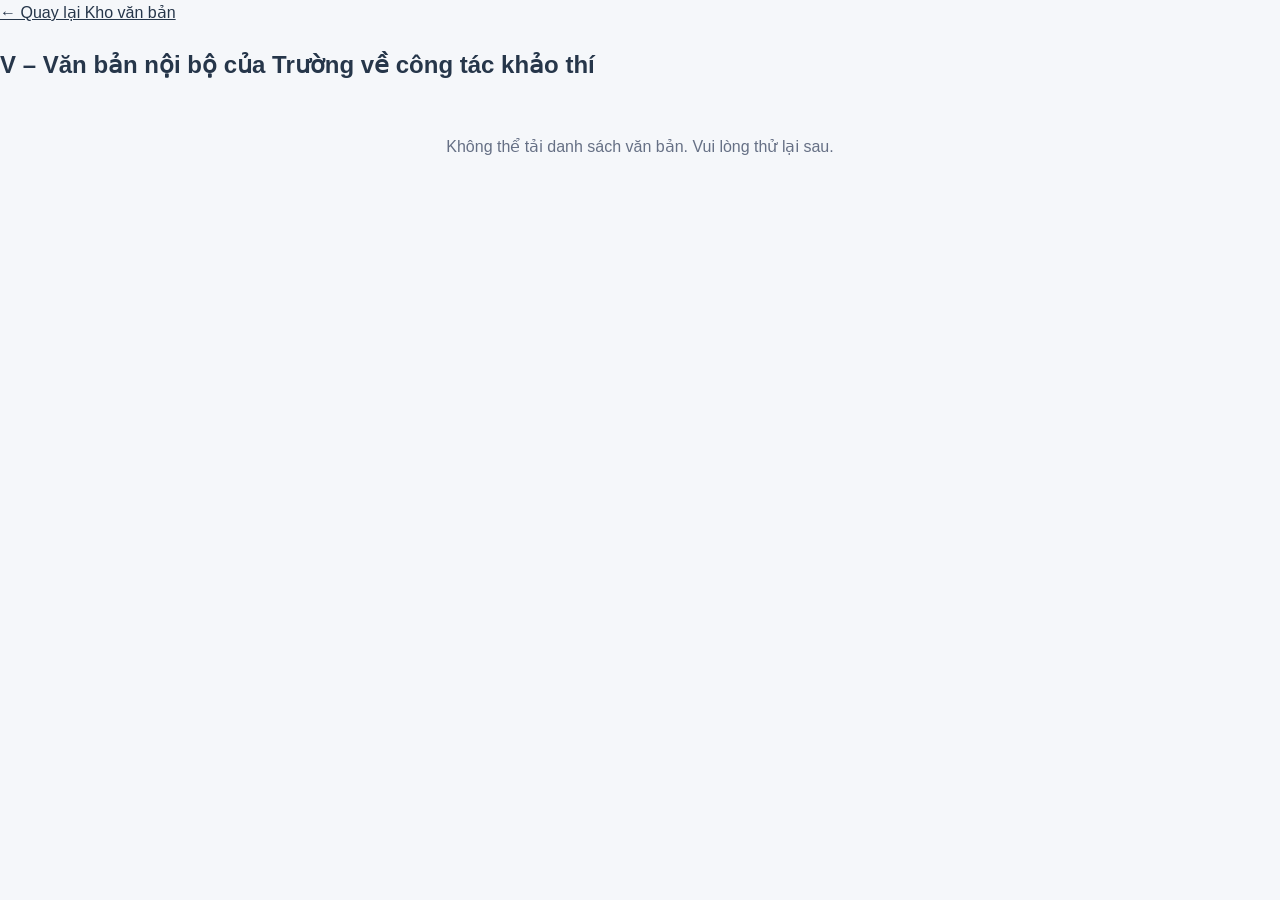
<file: documents/V-noi-bo-khao-thi.html>
<!DOCTYPE html>
<html lang="vi">
<head>
    <meta charset="UTF-8">
    <meta name="viewport" content="width=device-width, initial-scale=1.0">
    <title>V – Văn bản nội bộ của Trường về công tác khảo thí | Phòng Quản lý chất lượng</title>
    <link rel="stylesheet" href="../style.css">
    <style>
.document-list {
    display: flex;
    flex-direction: column;
    gap: 14px;
    margin-top: 25px;
}

.document-item {
    background: #fff;
    border: 1px solid #e4e8ef;
    border-radius: 12px;
    padding: 18px 20px;
    transition: all .2s ease;
    box-shadow: 0 2px 8px rgba(0,0,0,.04);
}

.document-item:hover {
    transform: translateY(-2px);
    box-shadow: 0 7px 20px rgba(0,0,0,.09);
    border-color: #cfd7e3;
}

.document-top {
    display: flex;
    align-items: flex-start;
    justify-content: space-between;
    gap: 15px;
}

.document-name {
    color: #17365d;
    font-size: 16px;
    font-weight: 600;
    line-height: 1.5;
    text-decoration: none;
}

.document-name:hover {
    color: #0b63ce;
}

.document-excerpt {
    margin: 8px 0 12px;
    color: #667085;
    font-size: 14px;
    line-height: 1.65;
}

.document-meta {
    display: flex;
    align-items: center;
    gap: 10px;
}

.document-type {
    display: inline-block;
    padding: 4px 9px;
    border-radius: 5px;
    background: #eef2f7;
    color: #475467;
    font-size: 11px;
    font-weight: 700;
}

.document-view {
    color: #1769aa;
    font-size: 13px;
    font-weight: 600;
    text-decoration: none;
}

.document-view:hover {
    text-decoration: underline;
}

.empty-message {
    padding: 25px;
    text-align: center;
    color: #667085;
}
</style>
</head>

<body>

<main class="page-container">
    <a href="../van-ban.html" class="back-link">
        ← Quay lại Kho văn bản
    </a>

    <section class="document-section">
        <h1>V – Văn bản nội bộ của Trường về công tác khảo thí</h1>

        <div id="documentList" class="document-list">
            <div class="empty-message">Đang tải danh sách văn bản...</div>
        </div>
    </section>
</main>

<script>
const descriptions = {
    '1. QĐ Phê duyệt Khung trình độ quốc gia Việt Nam.pdf': 'Quyết định phê duyệt Khung trình độ quốc gia Việt Nam, quy định cấu trúc 8 bậc trình độ cùng yêu cầu về kiến thức, kỹ năng và mức độ tự chủ, trách nhiệm; làm cơ sở tham chiếu trong phát triển và công nhận trình độ đào tạo.',
    '2. Luật giáo dục đại học.pdf': 'Quy định những vấn đề cơ bản về tổ chức, hoạt động và quản lý giáo dục đại học; quyền và trách nhiệm của cơ sở giáo dục đại học, tự chủ đại học, đào tạo, nghiên cứu khoa học và bảo đảm chất lượng.',
    '3. QĐ Phê duyệt Chương trình Phát triển hệ thống BĐ &amp; kiểm định CLGD đối với GDĐH và CĐSP gđ 2022-2030 .pdf': 'Phê duyệt Chương trình phát triển hệ thống bảo đảm và kiểm định chất lượng giáo dục đối với giáo dục đại học và cao đẳng sư phạm giai đoạn 2022–2030, tập trung phát triển hệ thống bảo đảm chất lượng bên trong và nâng cao năng lực kiểm định.',
    '4. TT Quy định về kiểm định chất lượng cơ sở GDĐH.pdf': 'Quy định về kiểm định chất lượng cơ sở giáo dục đại học, gồm mục đích, nguyên tắc, tiêu chuẩn và quy trình kiểm định; tập trung vào quản trị, chiến lược, đội ngũ, người học, cơ sở vật chất, tài chính và hoạt động bảo đảm chất lượng.',
    '5. TT Ban hành Chuẩn cơ sở GDĐH.pdf': 'Ban hành Chuẩn cơ sở giáo dục đại học, quy định các yêu cầu và tiêu chuẩn liên quan đến tổ chức quản trị, đội ngũ, cơ sở vật chất, tài chính và các điều kiện bảo đảm chất lượng của cơ sở giáo dục đại học.',
    'Thông tư ban hành quy chế tuyển sinh và đào tạo SDH.pdf': 'Quy định về tuyển sinh và đào tạo trình độ sau đại học, bao gồm các yêu cầu về tổ chức đào tạo, quản lý người học và các điều kiện bảo đảm chất lượng trong đào tạo sau đại học.',
    'Thông tư hướng dẫn về quy chế tổ chức và hoạt động của cơ sở giáo dục đại học.pdf': 'Hướng dẫn về tổ chức và hoạt động của cơ sở giáo dục đại học, làm rõ cơ cấu tổ chức, trách nhiệm quản lý và các nguyên tắc vận hành của nhà trường.',
    'Thông tư quy định ứng dụng công nghệ trong giáo dục đại học, giáo dục nghề nghiệp.pdf': 'Quy định việc ứng dụng công nghệ trong giáo dục đại học và giáo dục nghề nghiệp, hỗ trợ đổi mới phương thức quản lý, tổ chức đào tạo và nâng cao hiệu quả hoạt động giáo dục.',
    '6. TT Quy định về công khai trong HĐ cơ sở GD thuộc hệ thống GDQD.pdf': 'Quy định về công khai trong hoạt động của cơ sở giáo dục thuộc hệ thống giáo dục quốc dân, gồm nguyên tắc, nội dung và trách nhiệm công khai về tổ chức, đội ngũ, đào tạo, điều kiện bảo đảm chất lượng và tài chính.',
    '7. Thông tư Ban hành Chuẩn cơ sở GDĐH.docx': 'Văn bản ban hành Chuẩn cơ sở giáo dục đại học, làm căn cứ đánh giá các điều kiện hoạt động và bảo đảm chất lượng của cơ sở giáo dục đại học.',
    'TT Quy định về công khai trong HĐ cơ sở GD thuộc hệ thống GDQD.pdf': 'Quy định về công khai trong hoạt động của cơ sở giáo dục thuộc hệ thống giáo dục quốc dân, góp phần bảo đảm minh bạch thông tin và trách nhiệm giải trình của cơ sở giáo dục.',
    '8. TT Quy định về kiểm định chất lượng chương trình ĐT các trình độ của GDĐH.pdf': 'Quy định về kiểm định chất lượng chương trình đào tạo các trình độ của giáo dục đại học, bao gồm tiêu chuẩn, quy trình đánh giá và các yêu cầu đối với hoạt động kiểm định chương trình đào tạo.',
    '9. TT Quy định về chuẩn CTĐT; XD, thẩm định và ban hành CTĐT các trình độ của GDĐH.pdf': 'Quy định về chuẩn chương trình đào tạo và quy trình xây dựng, thẩm định, ban hành chương trình đào tạo các trình độ của giáo dục đại học; chú trọng mục tiêu, chuẩn đầu ra, cấu trúc và nội dung chương trình.',
    'Thông tư quy định quy trình biên soạn, ban hành chương trình giáo trình học và các môn học, hp bắt buộc sử dụng trong CTĐt của GDĐH.pdf': 'Quy định quy trình biên soạn, ban hành chương trình, giáo trình, học liệu và các môn học, học phần bắt buộc sử dụng trong chương trình đào tạo giáo dục đại học.',
    '11. QĐ vv thành lập Hội đồng BĐCL Trường ĐHCĐ.pdf': 'Quyết định thành lập Hội đồng Bảo đảm chất lượng của Trường Đại học Công đoàn, xác lập đầu mối tham gia chỉ đạo và tổ chức các hoạt động bảo đảm chất lượng trong toàn trường.',
    '12. QĐ vv thành lập Mạng lưới BĐCL bên trong Trường ĐHCĐ.pdf': 'Quyết định thành lập Mạng lưới bảo đảm chất lượng bên trong Trường Đại học Công đoàn, hình thành lực lượng phối hợp triển khai, theo dõi và cải tiến hoạt động bảo đảm chất lượng tại các đơn vị.',
    '13. QĐ vv ban hành Chuẩn đầu ra chương trình ĐT trình độ ĐH các ngành của Trường ĐHCĐ.pdf': 'Ban hành chuẩn đầu ra chương trình đào tạo trình độ đại học các ngành của Trường Đại học Công đoàn, xác định yêu cầu về kiến thức, kỹ năng, mức độ tự chủ và trách nhiệm của người học sau khi tốt nghiệp.',
    '14. QĐ vv ban hành Chiến lực ĐBCL giáo dục gđ 2022-2025, tầm nhìn đến năm 2030, 2045 của Trường ĐHCĐ.pdf': 'Ban hành Chiến lược bảo đảm chất lượng giáo dục giai đoạn 2022–2025, tầm nhìn đến năm 2030 và 2045 của Trường Đại học Công đoàn, định hướng hệ thống và các nhiệm vụ trọng tâm về bảo đảm chất lượng.',
    '15. QĐ vv ban hành Chính sách ĐBCL giáo dục của Trường ĐHCĐ.pdf': 'Ban hành Chính sách bảo đảm chất lượng giáo dục của Trường Đại học Công đoàn, thể hiện các nguyên tắc và cam kết của Nhà trường đối với chất lượng đào tạo, cải tiến liên tục và đáp ứng yêu cầu của các bên liên quan.',
    '16. QĐ vv ban hành Quy chế TC và vận hành HT ĐBCL bên trong của Trường ĐHCĐ.pdf': 'Quy định tổ chức và vận hành hệ thống bảo đảm chất lượng bên trong của Trường Đại học Công đoàn, xác định cơ cấu, trách nhiệm, cơ chế phối hợp, giám sát, đánh giá và cải tiến chất lượng.',
    '17. QĐ vv ban hành Quy định các hoạt động KS của trường ĐHCĐ_0001.pdf': 'Quy định về hoạt động khảo sát của Trường Đại học Công đoàn, gồm mục đích, đối tượng, nội dung, quy trình thực hiện và việc sử dụng kết quả khảo sát để phục vụ đánh giá và cải tiến chất lượng.',
    '18. QĐ vv ban hành Quy chế BĐCL GDĐH của Trường ĐHCĐ.pdf': 'Quy chế bảo đảm chất lượng giáo dục đại học của Trường Đại học Công đoàn, quy định các nguyên tắc, nội dung, trách nhiệm và cơ chế triển khai, đánh giá và cải tiến hoạt động bảo đảm chất lượng.',
    '19. QĐ ban hành Quy định Chuẩn CTĐT; XD, thẩm định và ĐG, cải tiến chất lượng CTĐT các trình độ Trường ĐHCĐ.pdf': 'Quy định chuẩn chương trình đào tạo và quy trình xây dựng, thẩm định, đánh giá, cải tiến chất lượng chương trình đào tạo các trình độ tại Trường Đại học Công đoàn.',
    '20. Quy định TC đánh giá CĐR NN, Tin học trình độ ĐH, hệ chính quy của Trường ĐHCĐ.pdf': 'Quy định tổ chức đánh giá chuẩn đầu ra ngoại ngữ và tin học trình độ đại học hệ chính quy của Trường Đại học Công đoàn, từ điều kiện, hình thức đến tổ chức và công nhận kết quả.',
    '21. QĐ Ban hành Quy định về công khai trong hoạt động của Trường ĐHCĐ.pdf': 'Quy định về công khai trong hoạt động của Trường Đại học Công đoàn, xác định nội dung, trách nhiệm và phương thức thực hiện công khai nhằm tăng cường minh bạch và trách nhiệm giải trình.',
    '22. QĐ Ban hành Quy định TC thi kết thúc HP của Trường ĐHCĐ.pdf': 'Quy định tổ chức thi kết thúc học phần tại Trường Đại học Công đoàn, bao gồm lập kế hoạch, lịch thi, hình thức thi, điều kiện dự thi, tổ chức coi thi và các yêu cầu liên quan.',
    '23. Quy định vv XD, QL và SD ngân hàng câu hỏi, bộ đề thi kết thúc HP của Trường ĐHCĐ.pdf': 'Quy định xây dựng, quản lý và sử dụng ngân hàng câu hỏi, bộ đề thi kết thúc học phần; quy định về nội dung, số lượng, mức độ nhận thức, thẩm định, bảo mật và sử dụng đề thi.'
};

async function loadDocuments() {
    const list = document.getElementById("documentList");

    try {
        const response = await fetch(
            "https://api.github.com/repos/pqlcl-dhcd/pqlcl-dhcd.github.io/contents/documents/V-noi-bo-khao-thi"
        );

        if (!response.ok) {
            throw new Error("Không thể tải danh sách văn bản");
        }

        const files = await response.json();

        const docs = files
            .filter(file => /\.(pdf|docx)$/i.test(file.name))
            .sort((a, b) =>
                a.name.localeCompare(b.name, "vi", {
                    numeric: true,
                    sensitivity: "base"
                })
            );

        if (!docs.length) {
            list.innerHTML = '<div class="empty-message">Chưa có văn bản trong thư mục này.</div>';
            return;
        }

        list.innerHTML = "";

        docs.forEach(file => {
            const item = document.createElement("article");
            item.className = "document-item";

            const top = document.createElement("div");
            top.className = "document-top";

            const name = document.createElement("a");
            name.className = "document-name";
            name.href = "./V-noi-bo-khao-thi/" + encodeURIComponent(file.name);
            name.target = "_blank";
            name.rel = "noopener";
            name.textContent = file.name;

            const type = document.createElement("span");
            type.className = "document-type";
            type.textContent = file.name.toLowerCase().endsWith(".pdf")
                ? "PDF"
                : "DOCX";

            top.appendChild(name);
            top.appendChild(type);

            const excerpt = document.createElement("p");
            excerpt.className = "document-excerpt";
            excerpt.textContent =
                descriptions[file.name] ||
                "Văn bản được lưu trữ trong Kho văn bản của Phòng Quản lý chất lượng.";

            const meta = document.createElement("div");
            meta.className = "document-meta";

            const view = document.createElement("a");
            view.className = "document-view";
            view.href = "./V-noi-bo-khao-thi/" + encodeURIComponent(file.name);
            view.target = "_blank";
            view.rel = "noopener";
            view.textContent = "Xem văn bản →";

            meta.appendChild(view);

            item.appendChild(top);
            item.appendChild(excerpt);
            item.appendChild(meta);

            list.appendChild(item);
        });

    } catch (error) {
        list.innerHTML =
            '<div class="empty-message">Không thể tải danh sách văn bản. Vui lòng thử lại sau.</div>';
        console.error(error);
    }
}

loadDocuments();
</script>

</body>
</html>
</file>
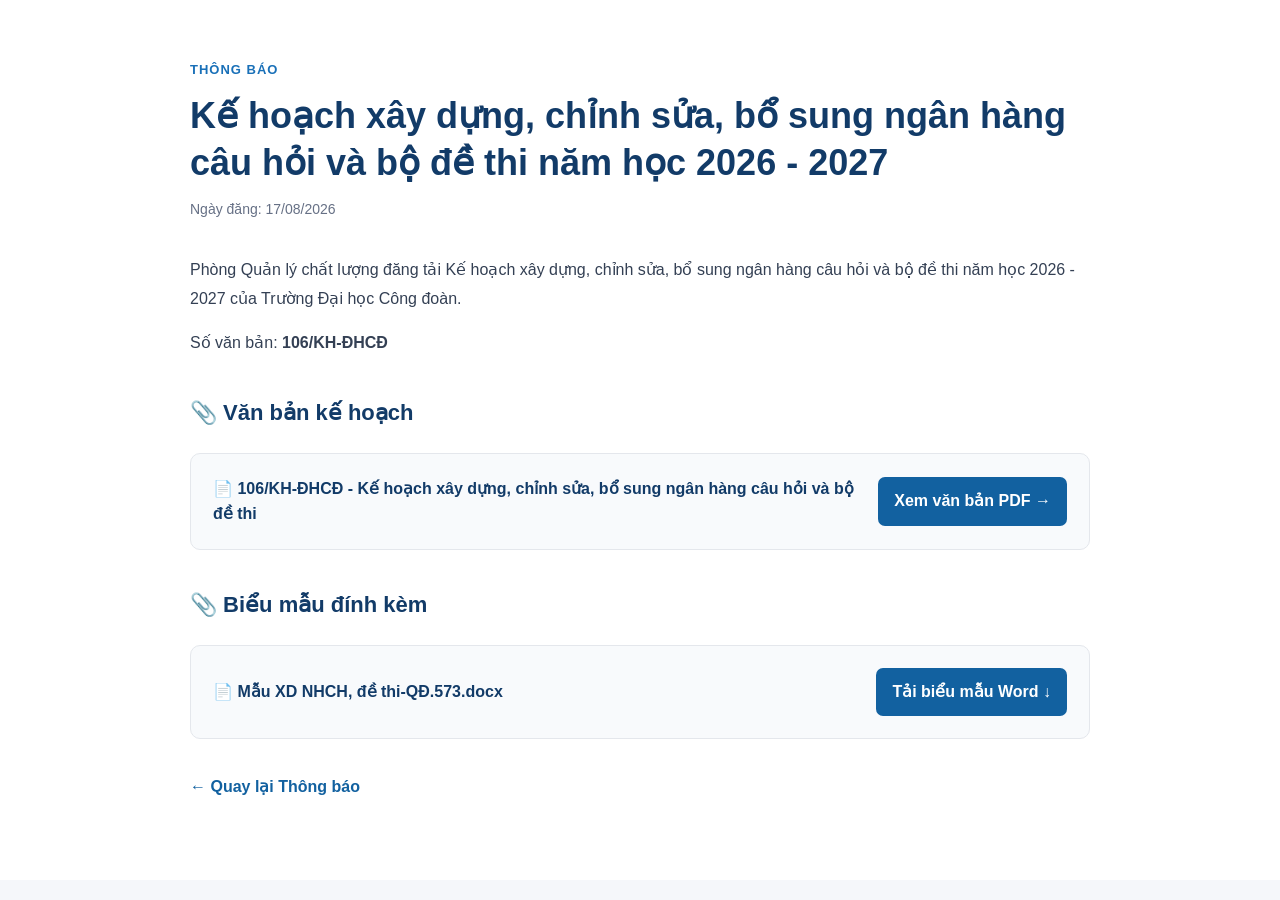
<file: documents/tin tức/ke-hoach-xay-dung-chinh-sua-bo-sung-nhch-bo-de-thi-2026-2027.html>
<!DOCTYPE html>
<html lang="vi">

<head>

    <meta charset="UTF-8">

    <meta
        name="viewport"
        content="width=device-width, initial-scale=1.0"
    >

    <title>
        Kế hoạch xây dựng, chỉnh sửa, bổ sung ngân hàng câu hỏi
        và bộ đề thi - Phòng Quản lý chất lượng
    </title>

    <link rel="stylesheet" href="../../style.css">

    <style>

        .article-page {
            background: #fff;
            padding: 60px 0 80px;
        }

        .article {
            max-width: 900px;
            margin: 0 auto;
        }

        .article-category {
            color: #1970b8;
            font-size: 13px;
            font-weight: 700;
            letter-spacing: 1px;
            text-transform: uppercase;
        }

        .article h1 {
            color: #123b68;
            font-size: 36px;
            line-height: 1.3;
            margin: 12px 0;
        }

        .article-date {
            color: #667085;
            font-size: 14px;
            margin-bottom: 35px;
        }

        .article-content {
            color: #344054;
            font-size: 16px;
            line-height: 1.8;
        }

        .article-content h2 {
            color: #123b68;
            font-size: 22px;
            margin-top: 35px;
            margin-bottom: 15px;
        }

        .file-box {
            margin-top: 20px;
            padding: 22px;
            background: #f8fafc;
            border: 1px solid #e4e7ec;
            border-radius: 10px;

            display: flex;
            align-items: center;
            justify-content: space-between;

            gap: 20px;
        }

        .file-name {
            color: #123b68;
            font-weight: 600;
            line-height: 1.6;
        }

        .file-button {
            display: inline-block;
            padding: 10px 16px;
            background: #1261a0;
            color: #fff;
            text-decoration: none;
            border-radius: 7px;
            font-weight: 600;
            white-space: nowrap;
            transition: 0.2s ease;
        }

        .file-button:hover {
            background: #0d4f87;
            transform: translateY(-1px);
        }

        .back-button {
            display: inline-block;
            margin-top: 35px;
            color: #1261a0;
            text-decoration: none;
            font-weight: 600;
        }

        .back-button:hover {
            text-decoration: underline;
        }

        @media (max-width: 600px) {

            .article-page {
                padding: 40px 0 60px;
            }

            .article h1 {
                font-size: 28px;
            }

            .file-box {
                display: block;
            }

            .file-button {
                margin-top: 15px;
            }

        }

    </style>

</head>


<body>


<main class="article-page">

    <div class="container">

        <article class="article">


            <!-- PHÂN LOẠI -->

            <div class="article-category">
                Thông báo
            </div>


            <!-- TIÊU ĐỀ -->

            <h1>
                Kế hoạch xây dựng, chỉnh sửa, bổ sung ngân hàng câu hỏi
                và bộ đề thi năm học 2026 - 2027
            </h1>


            <!-- NGÀY ĐĂNG -->

            <div class="article-date">
                Ngày đăng: 17/08/2026
            </div>


            <!-- NỘI DUNG -->

            <div class="article-content">


                <p>
                    Phòng Quản lý chất lượng đăng tải Kế hoạch xây dựng,
                    chỉnh sửa, bổ sung ngân hàng câu hỏi và bộ đề thi
                    năm học 2026 - 2027 của Trường Đại học Công đoàn.
                </p>


                <p>
                    Số văn bản:
                    <strong>106/KH-ĐHCĐ</strong>
                </p>


                <!-- ============================== -->
                <!-- VĂN BẢN KẾ HOẠCH PDF -->
                <!-- ============================== -->

                <h2>
                    📎 Văn bản kế hoạch
                </h2>


                <div class="file-box">

                    <div class="file-name">

                        📄 106/KH-ĐHCĐ -
                        Kế hoạch xây dựng, chỉnh sửa,
                        bổ sung ngân hàng câu hỏi và bộ đề thi

                    </div>


                    <a
                        class="file-button"
                        href="../../106-KH-DHCD-ke-hoach-xay-dung-chinh-sua-bo-sung-NHCH-bo-de-thi-2026-2027.pdf"
                        target="_blank"
                        rel="noopener"
                    >
                        Xem văn bản PDF →
                    </a>

                </div>


                <!-- ============================== -->
                <!-- BIỂU MẪU WORD -->
                <!-- ============================== -->

                <h2>
                    📎 Biểu mẫu đính kèm
                </h2>


                <div class="file-box">

                    <div class="file-name">
                        📄 Mẫu XD NHCH, đề thi-QĐ.573.docx
                    </div>


                    <a
                        class="file-button"
                        href="../../M%E1%BA%ABu%20XD%20NHCH%2C%20%C4%91%E1%BB%81%20thi-Q%C4%90.573.docx"
                        download
                    >
                        Tải biểu mẫu Word ↓
                    </a>

                </div>


            </div>


            <!-- QUAY LẠI -->

            <a
                class="back-button"
                href="../../thong-bao.html"
            >
                ← Quay lại Thông báo
            </a>


        </article>

    </div>

</main>


</body>

</html>
</file>
<file: style.css>
/* =========================================================
   PHÒNG QUẢN LÝ CHẤT LƯỢNG
   GIAO DIỆN MỚI - SẠCH, DỄ NHÌN, DỄ CHỈNH SỬA
   ========================================================= */

* {
    box-sizing: border-box;
}

html {
    scroll-behavior: smooth;
}

body {
    margin: 0;
    font-family: Arial, sans-serif;
    font-size: 16px;
    line-height: 1.6;
    color: #26364a;
    background: #f5f7fa;
}

a {
    color: inherit;
}

img {
    max-width: 100%;
    display: block;
}

.container {
    width: 92%;
    max-width: 1180px;
    margin: 0 auto;
}

/* =========================
   TOPBAR
   ========================= */

.topbar {
    background: #173f67;
    color: #fff;
    font-size: 13px;
}

.topbar-inner {
    min-height: 36px;
    display: flex;
    align-items: center;
    justify-content: space-between;
}

/* =========================
   HEADER
   ========================= */

.site-header {
    background: #fff;
}

.header-main {
    min-height: 92px;
    display: flex;
    align-items: center;
    justify-content: space-between;
}

.brand {
    display: flex;
    align-items: center;
    gap: 12px;
    text-decoration: none;
}

.brand-logo {
    width: 58px;
    height: 58px;
    object-fit: contain;
}

.brand-text {
    display: flex;
    flex-direction: column;
}

.brand-title {
    color: #173f67;
    font-size: 22px;
    font-weight: 700;
    line-height: 1.25;
}

.brand-subtitle {
    margin-top: 3px;
    color: #718096;
    font-size: 13px;
}

/* =========================
   MENU
   ========================= */

.nav {
    background: #fff;
    border-top: 1px solid #edf1f5;
    border-bottom: 1px solid #dfe6ee;
    position: sticky;
    top: 0;
    z-index: 20;
}

.nav-inner {
    display: flex;
    align-items: center;
}

.nav a {
    display: block;
    padding: 13px 15px;
    color: #344054;
    text-decoration: none;
    font-size: 14px;
    font-weight: 600;
    white-space: nowrap;
    border-bottom: 3px solid transparent;
}

.nav a:hover,
.nav a.active {
    color: #1261a0;
    background: #f7fafc;
    border-bottom-color: #1261a0;
}

.menu-toggle {
    display: none;
    border: 0;
    background: transparent;
    color: #173f67;
    font-size: 26px;
    cursor: pointer;
}

/* =========================
   HERO
   ========================= */

.hero {
    background: #eef5fb;
    border-bottom: 1px solid #dce8f2;
}

.hero-content {
    min-height: 390px;
    display: grid;
    grid-template-columns: 1fr 380px;
    gap: 55px;
    align-items: center;
}

.eyebrow {
    display: inline-block;
    color: #1261a0;
    font-size: 12px;
    font-weight: 700;
    letter-spacing: 1.2px;
    text-transform: uppercase;
}

.hero h1 {
    margin: 10px 0 16px;
    color: #173f67;
    font-size: 42px;
    line-height: 1.18;
    font-weight: 700;
}

.hero h1 strong {
    font-weight: 700;
}

.hero p {
    max-width: 680px;
    margin: 0;
    color: #536477;
    font-size: 16px;
}

/* =========================
   BUTTON
   ========================= */

.hero-actions {
    display: flex;
    gap: 10px;
    margin-top: 23px;
}

.btn {
    display: inline-block;
    padding: 10px 17px;
    border-radius: 5px;
    text-decoration: none;
    font-size: 14px;
    font-weight: 600;
    cursor: pointer;
}

.btn.primary {
    background: #1261a0;
    color: #fff;
}

.btn.primary:hover {
    background: #0d4f86;
}

.btn.secondary {
    background: #fff;
    color: #1261a0;
    border: 1px solid #a9c8e1;
}

.btn.secondary:hover {
    background: #f5faff;
}

/* =========================
   SEARCH CARD
   ========================= */

.hero-card {
    padding: 23px;
    background: #fff;
    border: 1px solid #dce5ee;
    border-radius: 8px;
    box-shadow: 0 8px 24px rgba(23, 63, 103, .08);
}

.hero-card-label {
    margin-bottom: 11px;
    color: #173f67;
    font-size: 15px;
    font-weight: 700;
}

.search-box {
    display: flex;
}

.search-box input {
    flex: 1;
    min-width: 0;
    padding: 11px 12px;
    border: 1px solid #cbd5e1;
    border-right: 0;
    border-radius: 5px 0 0 5px;
    font-size: 14px;
    outline: none;
}

.search-box input:focus {
    border-color: #1261a0;
}

.search-box button {
    padding: 0 16px;
    border: 0;
    border-radius: 0 5px 5px 0;
    background: #1261a0;
    color: #fff;
    font-weight: 600;
    cursor: pointer;
}

.quick-tags {
    display: flex;
    flex-wrap: wrap;
    gap: 7px;
    margin-top: 13px;
}

.quick-tags button {
    padding: 5px 9px;
    border: 1px solid #d5e2ed;
    border-radius: 4px;
    background: #f8fbfe;
    color: #1261a0;
    font-size: 12px;
    cursor: pointer;
}

/* =========================
   STATS
   ========================= */

.stats-section {
    background: #fff;
}

.stats {
    display: grid;
    grid-template-columns: repeat(4, 1fr);
    border: 1px solid #dfe6ee;
    border-top: 0;
    background: #fff;
}

.stat {
    padding: 18px;
    text-align: center;
    border-right: 1px solid #e5eaf0;
}

.stat:last-child {
    border-right: 0;
}

.stat strong {
    display: block;
    color: #173f67;
    font-size: 27px;
    line-height: 1.2;
}

.stat span {
    color: #718096;
    font-size: 13px;
}

/* =========================
   SECTION
   ========================= */

.section {
    padding: 52px 0;
    background: #fff;
}

.section.alt {
    background: #f5f7fa;
}

.section-heading {
    display: flex;
    align-items: end;
    justify-content: space-between;
    gap: 20px;
    margin-bottom: 22px;
}

.section-heading h2 {
    margin: 4px 0 0;
    color: #173f67;
    font-size: 27px;
    line-height: 1.3;
}

.view-all {
    color: #1261a0;
    text-decoration: none;
    font-size: 14px;
    font-weight: 600;
}

/* =========================
   NEWS
   ========================= */

.cards {
    display: grid;
    grid-template-columns: repeat(3, 1fr);
    gap: 18px;
}

.card {
    padding: 20px;
    background: #fff;
    border: 1px solid #dfe6ee;
    border-radius: 7px;
}

.card:hover {
    border-color: #b8cee0;
}

.card-date {
    color: #7b8794;
    font-size: 12px;
}

.card h3 {
    margin: 8px 0;
    color: #173f67;
    font-size: 17px;
    line-height: 1.4;
}

.card p {
    margin-bottom: 0;
    color: #64748b;
    font-size: 14px;
}

/* =========================
   FEATURE
   ========================= */

.feature-grid {
    display: grid;
    grid-template-columns: repeat(4, 1fr);
    gap: 15px;
}

.feature {
    padding: 19px;
    background: #fff;
    border: 1px solid #dfe6ee;
    border-radius: 7px;
    text-decoration: none;
}

.feature:hover {
    border-color: #1261a0;
    box-shadow: 0 5px 18px rgba(23, 63, 103, .07);
}

.feature span {
    color: #1261a0;
    font-size: 12px;
    font-weight: 700;
}

.feature h3 {
    margin: 7px 0;
    color: #173f67;
    font-size: 16px;
}

.feature p {
    margin-bottom: 0;
    color: #64748b;
    font-size: 13px;
}

/* =========================
   TIMELINE
   ========================= */

.timeline {
    display: grid;
    grid-template-columns: repeat(4, 1fr);
    gap: 15px;
}

.timeline > div {
    padding: 18px;
    background: #fff;
    border: 1px solid #dfe6ee;
    border-top: 3px solid #1261a0;
    border-radius: 6px;
}

.timeline b {
    display: inline-flex;
    align-items: center;
    justify-content: center;
    width: 32px;
    height: 32px;
    border-radius: 50%;
    background: #1261a0;
    color: #fff;
    font-size: 12px;
}

.timeline h3 {
    color: #173f67;
    font-size: 15px;
}

.timeline p {
    color: #64748b;
    font-size: 13px;
}

/* =========================
   EVIDENCE
   ========================= */

.evidence-box {
    display: flex;
    align-items: center;
    justify-content: space-between;
    gap: 30px;
    padding: 28px;
    background: #173f67;
    color: #fff;
    border-radius: 7px;
}

.evidence-box h2 {
    margin: 4px 0;
    color: #fff;
    font-size: 26px;
}

.evidence-box .eyebrow {
    color: #a9d5f5;
}

.evidence-box p {
    margin-bottom: 0;
    color: #dceaf5;
    font-size: 14px;
}

/* =========================
   PUBLIC
   ========================= */

.public-grid {
    display: grid;
    grid-template-columns: repeat(3, 1fr);
    gap: 12px;
}

.public-grid a {
    display: block;
    padding: 15px 18px;
    background: #fff;
    border: 1px solid #dfe6ee;
    border-radius: 6px;
    color: #344054;
    text-decoration: none;
    font-size: 14px;
    font-weight: 600;
}

.public-grid a:hover {
    color: #1261a0;
    border-color: #1261a0;
    background: #f8fbfe;
}

/* =========================
   TABLE
   ========================= */

.table-wrap {
    overflow-x: auto;
    border: 1px solid #dfe6ee;
    border-radius: 7px;
    background: #fff;
}

table {
    width: 100%;
    border-collapse: collapse;
    font-size: 14px;
}

th,
td {
    padding: 12px 14px;
    border-bottom: 1px solid #e5eaf0;
    text-align: left;
}

th {
    background: #f1f5f9;
    color: #173f67;
    font-weight: 700;
}

td {
    color: #475569;
}

/* =========================
   SEARCH RESULTS
   ========================= */

.search-results-section {
    display: none;
}

.results-list {
    display: grid;
    gap: 9px;
}

.result {
    padding: 14px;
    border: 1px solid #dfe6ee;
    border-radius: 6px;
    background: #fff;
}

.result small {
    color: #7b8794;
}

.result strong {
    display: block;
    margin-top: 3px;
    color: #173f67;
}

/* =========================
   FOOTER
   ========================= */

footer {
    padding: 38px 0;
    background: #173f67;
    color: #dbe7f1;
}

.footer-grid {
    display: grid;
    grid-template-columns: 1.3fr 1fr 1fr;
    gap: 28px;
}

.footer-grid h3 {
    margin-top: 0;
    color: #fff;
    font-size: 16px;
}

.footer-grid p {
    margin: 5px 0;
    font-size: 13px;
}

/* =========================
   TABLET
   ========================= */

@media (max-width: 850px) {
    .hero-content {
        grid-template-columns: 1fr;
        gap: 28px;
        padding: 45px 0;
    }

    .cards,
    .feature-grid,
    .timeline {
        grid-template-columns: repeat(2, 1fr);
    }

    .public-grid {
        grid-template-columns: repeat(2, 1fr);
    }

    .footer-grid {
        grid-template-columns: 1fr;
    }

    .menu-toggle {
        display: block;
    }

    .nav {
        display: none;
    }

    .nav.open {
        display: block;
    }

    .nav-inner {
        display: block;
    }

    .nav a {
        border-top: 1px solid #edf1f5;
    }

    .stats {
        grid-template-columns: repeat(2, 1fr);
    }

    .stat:nth-child(2) {
        border-right: 0;
    }

    .stat:nth-child(-n+2) {
        border-bottom: 1px solid #e5eaf0;
    }
}

/* =========================
   MOBILE
   ========================= */

@media (max-width: 560px) {
    .topbar-inner {
        display: none;
    }

    .header-main {
        min-height: 78px;
    }

    .brand-logo {
        width: 50px;
        height: 50px;
    }

    .brand-title {
        font-size: 17px;
    }

    .brand-subtitle {
        font-size: 12px;
    }

    .hero-content {
        padding: 38px 0;
    }

    .hero h1 {
        font-size: 29px;
    }

    .hero p {
        font-size: 15px;
    }

    .hero-actions {
        flex-wrap: wrap;
    }

    .search-box {
        display: block;
    }

    .search-box input {
        width: 100%;
        border-right: 1px solid #cbd5e1;
        border-radius: 5px;
    }

    .search-box button {
        width: 100%;
        margin-top: 8px;
        padding: 11px;
        border-radius: 5px;
    }

    .cards,
    .feature-grid,
    .timeline,
    .public-grid {
        grid-template-columns: 1fr;
    }

    .stats {
        grid-template-columns: 1fr 1fr;
    }

    .section {
        padding: 42px 0;
    }

    .section-heading {
        display: block;
    }

    .section-heading h2 {
        font-size: 23px;
    }

    .view-all {
        display: inline-block;
        margin-top: 7px;
    }

    .evidence-box {
        display: block;
    }

    .evidence-box .btn {
        margin-top: 15px;
    }
}
/* =========================================================
   BƯỚC 1 - HEADER + MENU
   Khớp với HTML hiện tại
   ========================================================= */

/* HEADER */
.site-header {
    background: #ffffff;
    border-bottom: 1px solid #e5eaf0;
}

.header-inner {
    min-height: 92px;
    display: flex;
    align-items: center;
    justify-content: space-between;
}

.brand {
    display: flex;
    align-items: center;
    gap: 13px;
    text-decoration: none;
}

.brand-logo {
    width: 58px;
    height: 58px;
    object-fit: contain;
    flex-shrink: 0;
}

.brand-text {
    display: flex;
    flex-direction: column;
}

.brand-text strong {
    color: #173f67;
    font-size: 22px;
    line-height: 1.25;
    font-weight: 700;
}

.brand-text small {
    margin-top: 4px;
    color: #718096;
    font-size: 13px;
}

/* CÔNG CỤ BÊN PHẢI HEADER */
.header-tools {
    display: flex;
    align-items: center;
    gap: 18px;
}

.header-tools a {
    color: #536477;
    text-decoration: none;
    font-size: 14px;
}

.header-tools a:hover {
    color: #1261a0;
}

#searchBtn {
    width: 38px;
    height: 38px;
    border: 1px solid #d7e0e8;
    border-radius: 5px;
    background: #ffffff;
    color: #173f67;
    font-size: 22px;
    cursor: pointer;
}

#searchBtn:hover {
    background: #f5f9fc;
    border-color: #1261a0;
}

/* MENU */
.main-nav {
    background: #ffffff;
    border-top: 1px solid #edf1f5;
    border-bottom: 1px solid #dfe6ee;
    position: sticky;
    top: 0;
    z-index: 20;
}

.main-nav .nav-inner {
    display: flex;
    align-items: center;
}

.main-nav a {
    display: block;
    padding: 13px 15px;
    color: #344054;
    text-decoration: none;
    font-size: 13px;
    font-weight: 600;
    white-space: nowrap;
    border-bottom: 3px solid transparent;
}

.main-nav a:hover,
.main-nav a.active {
    color: #1261a0;
    background: #f7fafc;
    border-bottom-color: #1261a0;
}

/* DROPDOWN */
.dropdown {
    position: relative;
}

.dropdown > a {
    cursor: pointer;
}

.dropdown-menu {
    display: none;
    position: absolute;
    top: 100%;
    left: 0;
    min-width: 220px;
    background: #ffffff;
    border: 1px solid #dfe6ee;
    box-shadow: 0 8px 20px rgba(0, 0, 0, .08);
    z-index: 50;
}

.dropdown-menu a {
    padding: 11px 15px;
    border-bottom: 1px solid #edf1f5;
    font-size: 13px;
    font-weight: 500;
}

.dropdown-menu a:hover {
    background: #f5f9fc;
}

.dropdown:hover .dropdown-menu {
    display: block;
}

/* MOBILE */
@media (max-width: 850px) {

    .header-inner {
        min-height: 78px;
    }

    .brand-logo {
        width: 50px;
        height: 50px;
    }

    .brand-text strong {
        font-size: 17px;
    }

    .brand-text small {
        font-size: 12px;
    }

    .header-tools a {
        display: none;
    }

    .main-nav {
        position: static;
    }

    .main-nav .nav-inner {
        display: block;
    }

    .main-nav a {
        border-top: 1px solid #edf1f5;
    }

    .dropdown-menu {
        position: static;
        box-shadow: none;
        border: 0;
    }

    .dropdown:hover .dropdown-menu {
        display: block;
    }
}
/* ẨN LOGO Ở GIỮA TRANG */
.hero-card .hero-logo {
    display: none;
}
</file>
